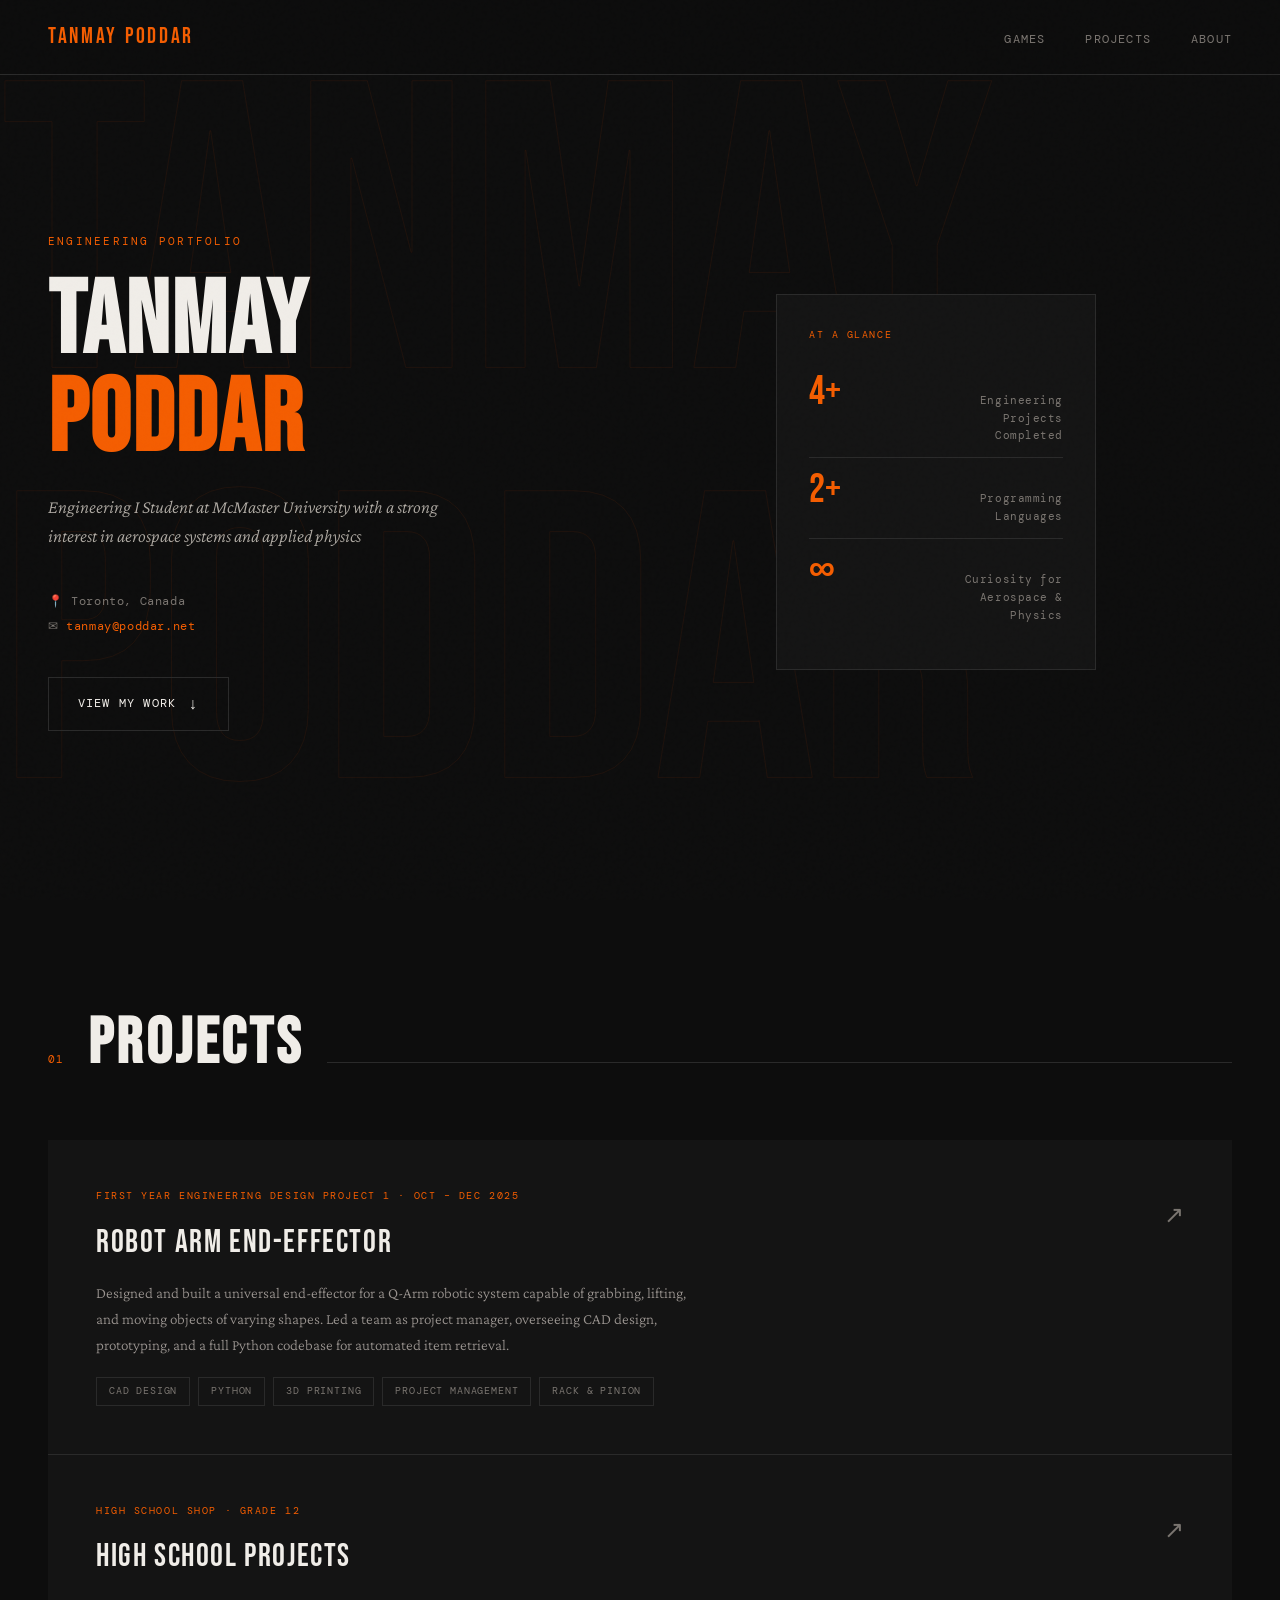
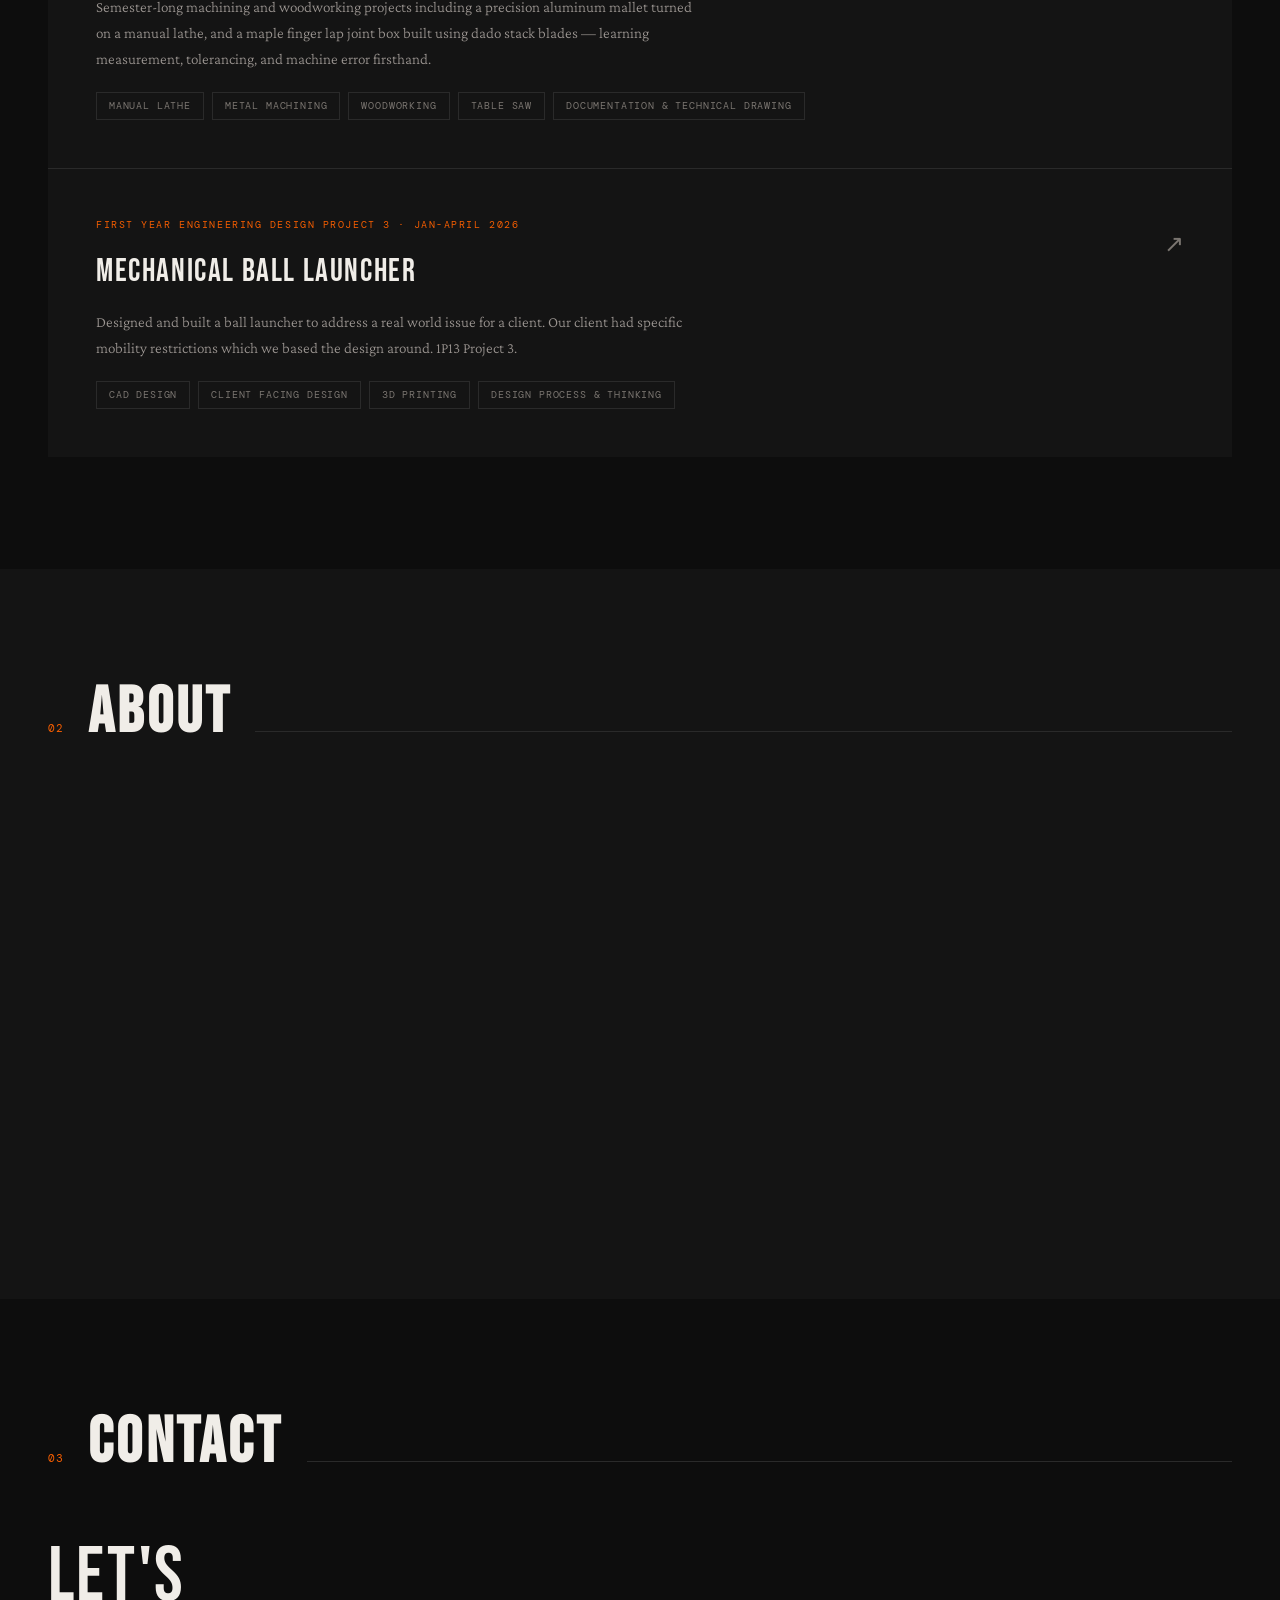
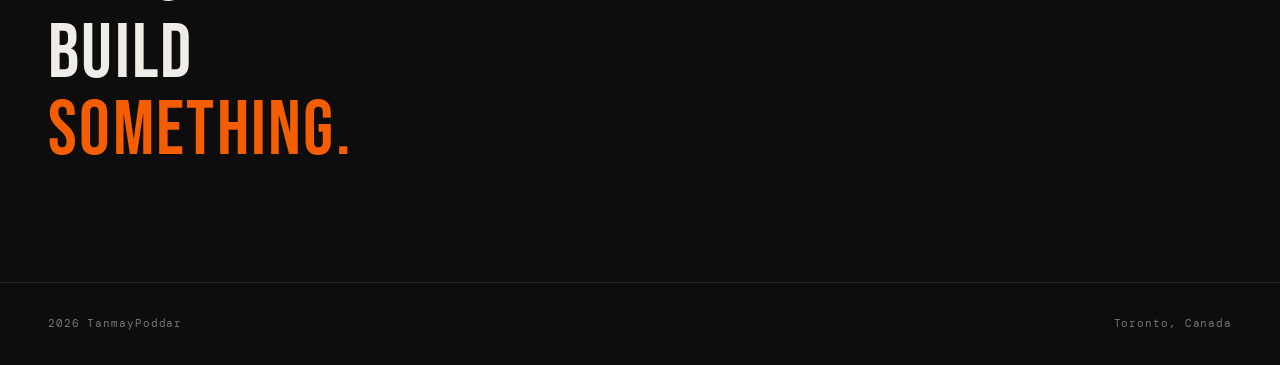
<file: index.html>
<!doctype html>
<html lang="en">
  <head>
    <meta charset="UTF-8" />
    <meta name="viewport" content="width=device-width, initial-scale=1.0" />
    <title>Tanmay Poddar — Portfolio</title>
    <link
      href="https://fonts.googleapis.com/css2?family=Bebas+Neue&family=Crimson+Pro:ital,wght@0,300;0,400;1,300&family=DM+Mono:wght@400;500&display=swap"
      rel="stylesheet"
    />
    <link rel="stylesheet" href="./index.css" />
  </head>
  <body>
    <nav>
      <a class="nav-logo" href="#">Tanmay Poddar</a>
      <ul class="nav-links">
        <li><a href="games.html">Games</a></li>
        <li><a href="#projects">Projects</a></li>
        <li><a href="about.html">About</a></li>
      </ul>
    </nav>

    <section class="hero">
      <div class="hero-content">
        <p class="hero-label">Engineering Portfolio</p>
        <h1 class="hero-title">Tanmay<br /><span>Poddar</span></h1>
        <p class="hero-desc">
          Engineering I Student at McMaster University with a strong interest in
          aerospace systems and applied physics
        </p>
        <div class="hero-meta">
          <span>📍 Toronto, Canada</span>
          <span
            >✉ <a href="mailto:tanmay@poddar.net">tanmay@poddar.net</a></span
          >
        </div>
        <a href="#projects" class="hero-cta">View My Work</a>
      </div>
      <div class="hero-right">
        <div class="hero-card">
          <div class="hero-card-label">At a Glance</div>
          <div class="stat-row">
            <div class="stat-num">4+</div>
            <div class="stat-label">Engineering Projects Completed</div>
          </div>
          <div class="stat-row">
            <div class="stat-num">2+</div>
            <div class="stat-label">Programming Languages</div>
          </div>
          <div class="stat-row">
            <div class="stat-num">∞</div>
            <div class="stat-label">Curiosity for Aerospace & Physics</div>
          </div>
        </div>
      </div>
    </section>

    <section id="projects">
      <div class="section-header reveal">
        <span class="section-num">01</span>
        <h2 class="section-title">Projects</h2>
        <div class="section-line"></div>
      </div>
      <div class="project-grid">
        <a href="robot-arm.html" class="project-card reveal">
          <div>
            <div class="project-tag">
              First Year Engineering Design Project 1 · Oct – Dec 2025
            </div>
            <div class="project-title">Robot Arm End-Effector</div>
            <p class="project-desc">
              Designed and built a universal end-effector for a Q-Arm robotic
              system capable of grabbing, lifting, and moving objects of varying
              shapes. Led a team as project manager, overseeing CAD design,
              prototyping, and a full Python codebase for automated item
              retrieval.
            </p>
            <div class="project-skills">
              <span class="skill-chip">CAD Design</span>
              <span class="skill-chip">Python</span>
              <span class="skill-chip">3D Printing</span>
              <span class="skill-chip">Project Management</span>
              <span class="skill-chip">Rack & Pinion</span>
            </div>
          </div>
          <div class="project-arrow">↗</div>
        </a>
        <a href="highschool.html" class="project-card reveal">
          <div>
            <div class="project-tag">High School Shop · Grade 12</div>
            <div class="project-title">High School Projects</div>
            <p class="project-desc">
              Semester-long machining and woodworking projects including a
              precision aluminum mallet turned on a manual lathe, and a maple
              finger lap joint box built using dado stack blades — learning
              measurement, tolerancing, and machine error firsthand.
            </p>
            <div class="project-skills">
              <span class="skill-chip">Manual Lathe</span>
              <span class="skill-chip">Metal Machining</span>
              <span class="skill-chip">Woodworking</span>
              <span class="skill-chip">Table Saw</span>
              <span class="skill-chip">Documentation & Technical Drawing</span>
            </div>
          </div>
          <div class="project-arrow">↗</div>
        </a>
        <a href="wiffle-wafter.html" class="project-card reveal">
          <div>
            <div class="project-tag">
              First Year Engineering Design Project 3 · Jan-April 2026
            </div>
            <div class="project-title">Mechanical Ball Launcher</div>
            <p class="project-desc">
              Designed and built a ball launcher to address a real world issue
              for a client. Our client had specific mobility restrictions which
              we based the design around. 1P13 Project 3.
            </p>
            <div class="project-skills">
              <span class="skill-chip">CAD Design</span>
              <span class="skill-chip">Client Facing Design</span>
              <span class="skill-chip">3D Printing</span>
              <span class="skill-chip">Design Process & Thinking</span>
            </div>
          </div>
          <div class="project-arrow">↗</div>
        </a>
      </div>
    </section>

    <section id="about">
      <div class="section-header reveal">
        <span class="section-num">02</span>
        <h2 class="section-title">About</h2>
        <div class="section-line"></div>
      </div>
      <div class="about-grid">
        <div class="about-text reveal">
          <p>
            I'm an aspiring engineer based in the
            <strong>Greater Toronto Area</strong>, passionate about aerospace
            systems and applied physics. My goal is to contribute meaningfully
            to the future of airline transportation.
          </p>
          <p>
            My engineering work spans physical fabrication — machining metal on
            a lathe, building wooden joints — to software and robotics, where
            I've led teams building automated systems with Python and
            CAD-designed hardware.
          </p>
          <p>
            I believe the
            <strong>simplest solution is often the best solution</strong>, a
            principle reinforced through every prototype iteration and project
            setback I've learned from.
          </p>
          <a href="about.html" class="about-cta">Full About Page ↗</a>
        </div>
        <div class="about-details reveal">
          <div class="detail-row">
            <span class="detail-key">Location</span>
            <span class="detail-val">Greater Toronto Area</span>
          </div>
          <div class="detail-row">
            <span class="detail-key">Email</span>
            <span class="detail-val"
              ><a href="mailto:tanmay@poddar.net">tanmay@poddar.net</a></span
            >
          </div>
          <div class="detail-row">
            <span class="detail-key">Field</span>
            <span class="detail-val">Engineering — Aerospace</span>
          </div>
          <div class="detail-row">
            <span class="detail-key">Skills</span>
            <span class="detail-val">CAD, Python, Machining</span>
          </div>
          <div class="detail-row">
            <span class="detail-key">Interest</span>
            <span class="detail-val"
              >Aerospace, Aviation & Applied Physics</span
            >
          </div>
        </div>
      </div>
    </section>

    <section id="contact">
      <div class="section-header reveal">
        <span class="section-num">03</span>
        <h2 class="section-title">Contact</h2>
        <div class="section-line"></div>
      </div>
      <div class="contact-inner">
        <div class="contact-big reveal">
          Let's<br />Build<br /><span>Something.</span>
        </div>
        <div class="contact-links reveal">
          <a href="mailto:tanmay@poddar.net" class="contact-link">
            <span>tanmay@poddar.net</span><span>↗</span>
          </a>
          <a
            href="https://github.com/TP-96"
            class="contact-link"
            target="_blank"
          >
            <span>GitHub</span><span>↗</span>
          </a>
          <a
            href="http://www.linkedin.com/in/tanmay-poddar1"
            class="contact-link"
            target="_blank"
          >
            <span>LinkedIn</span><span>↗</span>
          </a>
        </div>
      </div>
    </section>

    <footer>
      <span>2026 TanmayPoddar</span>
      <span>Toronto, Canada </span>
    </footer>

    <script>
      const observer = new IntersectionObserver(
        (entries) => {
          entries.forEach((e, i) => {
            if (e.isIntersecting) {
              setTimeout(() => e.target.classList.add("visible"), i * 100);
            }
          });
        },
        { threshold: 0.1 },
      );
      document
        .querySelectorAll(".reveal")
        .forEach((el) => observer.observe(el));
    </script>
  </body>
</html>
</file>
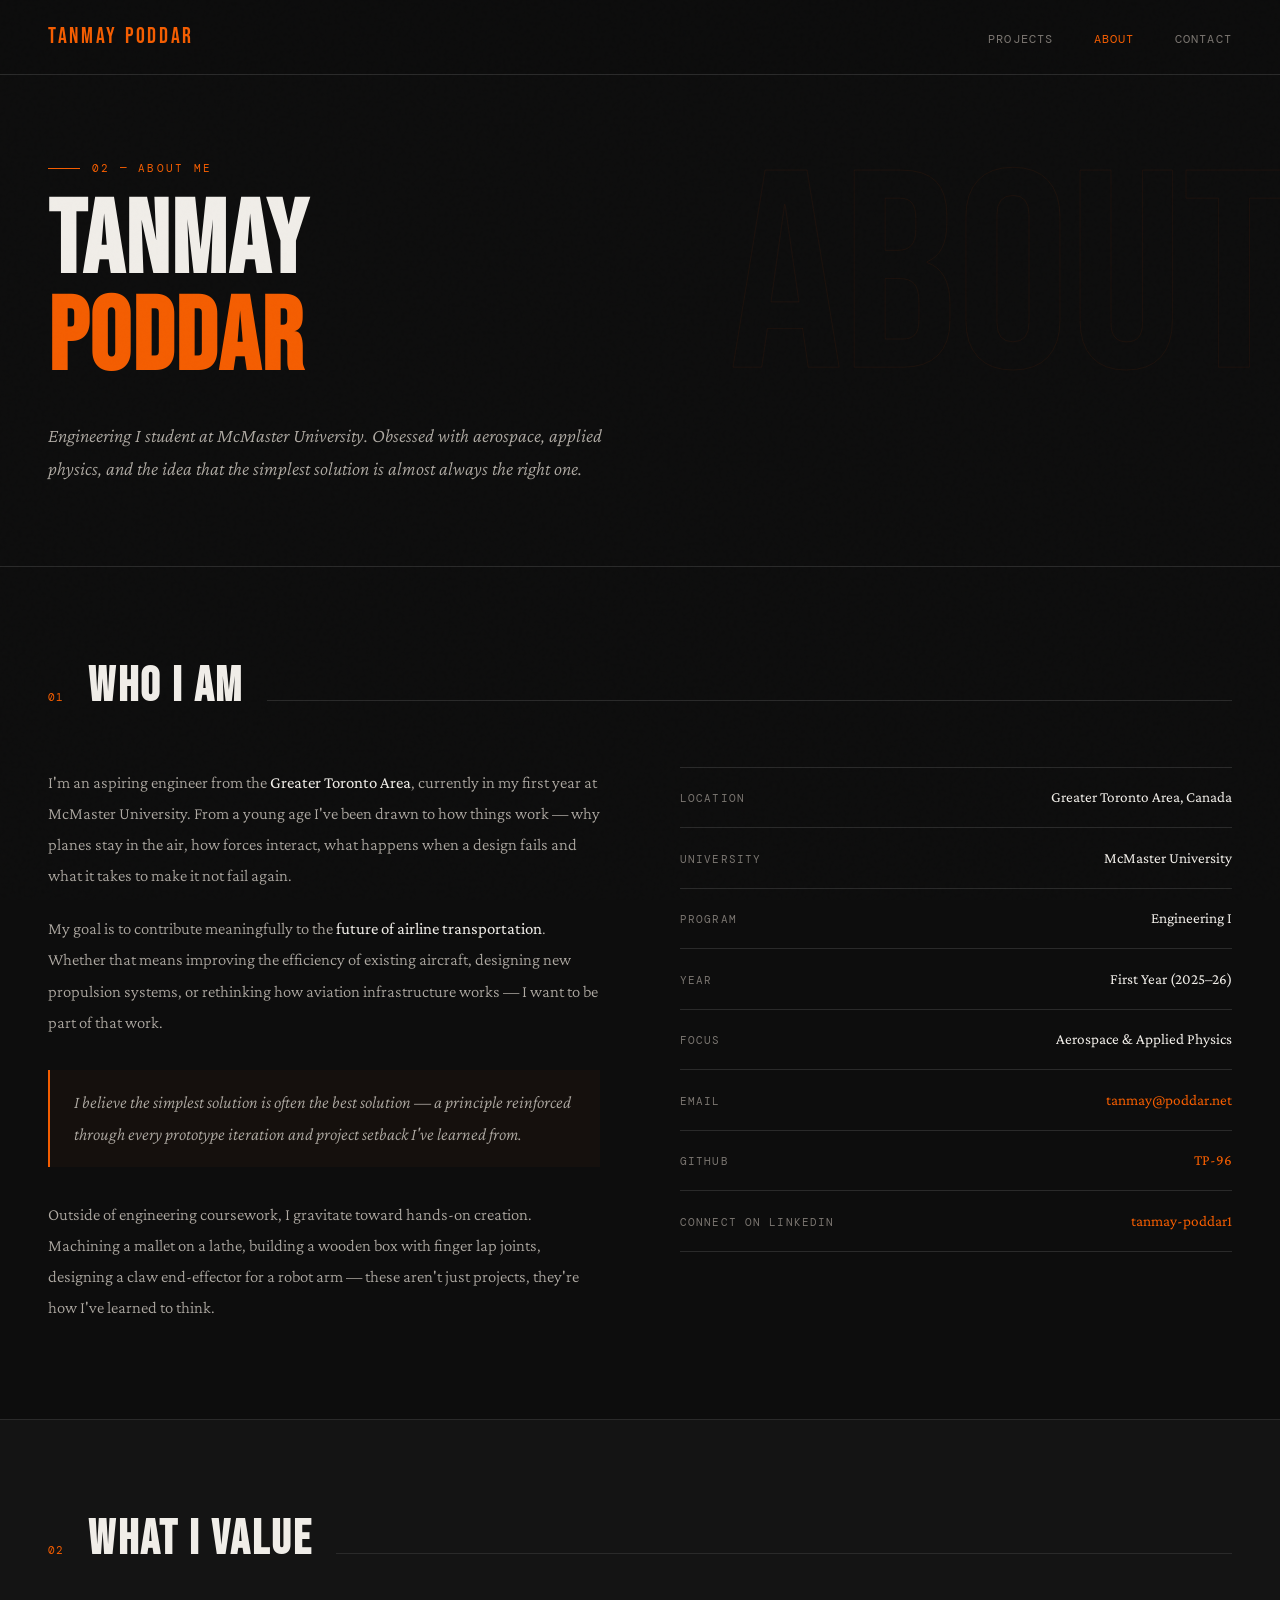
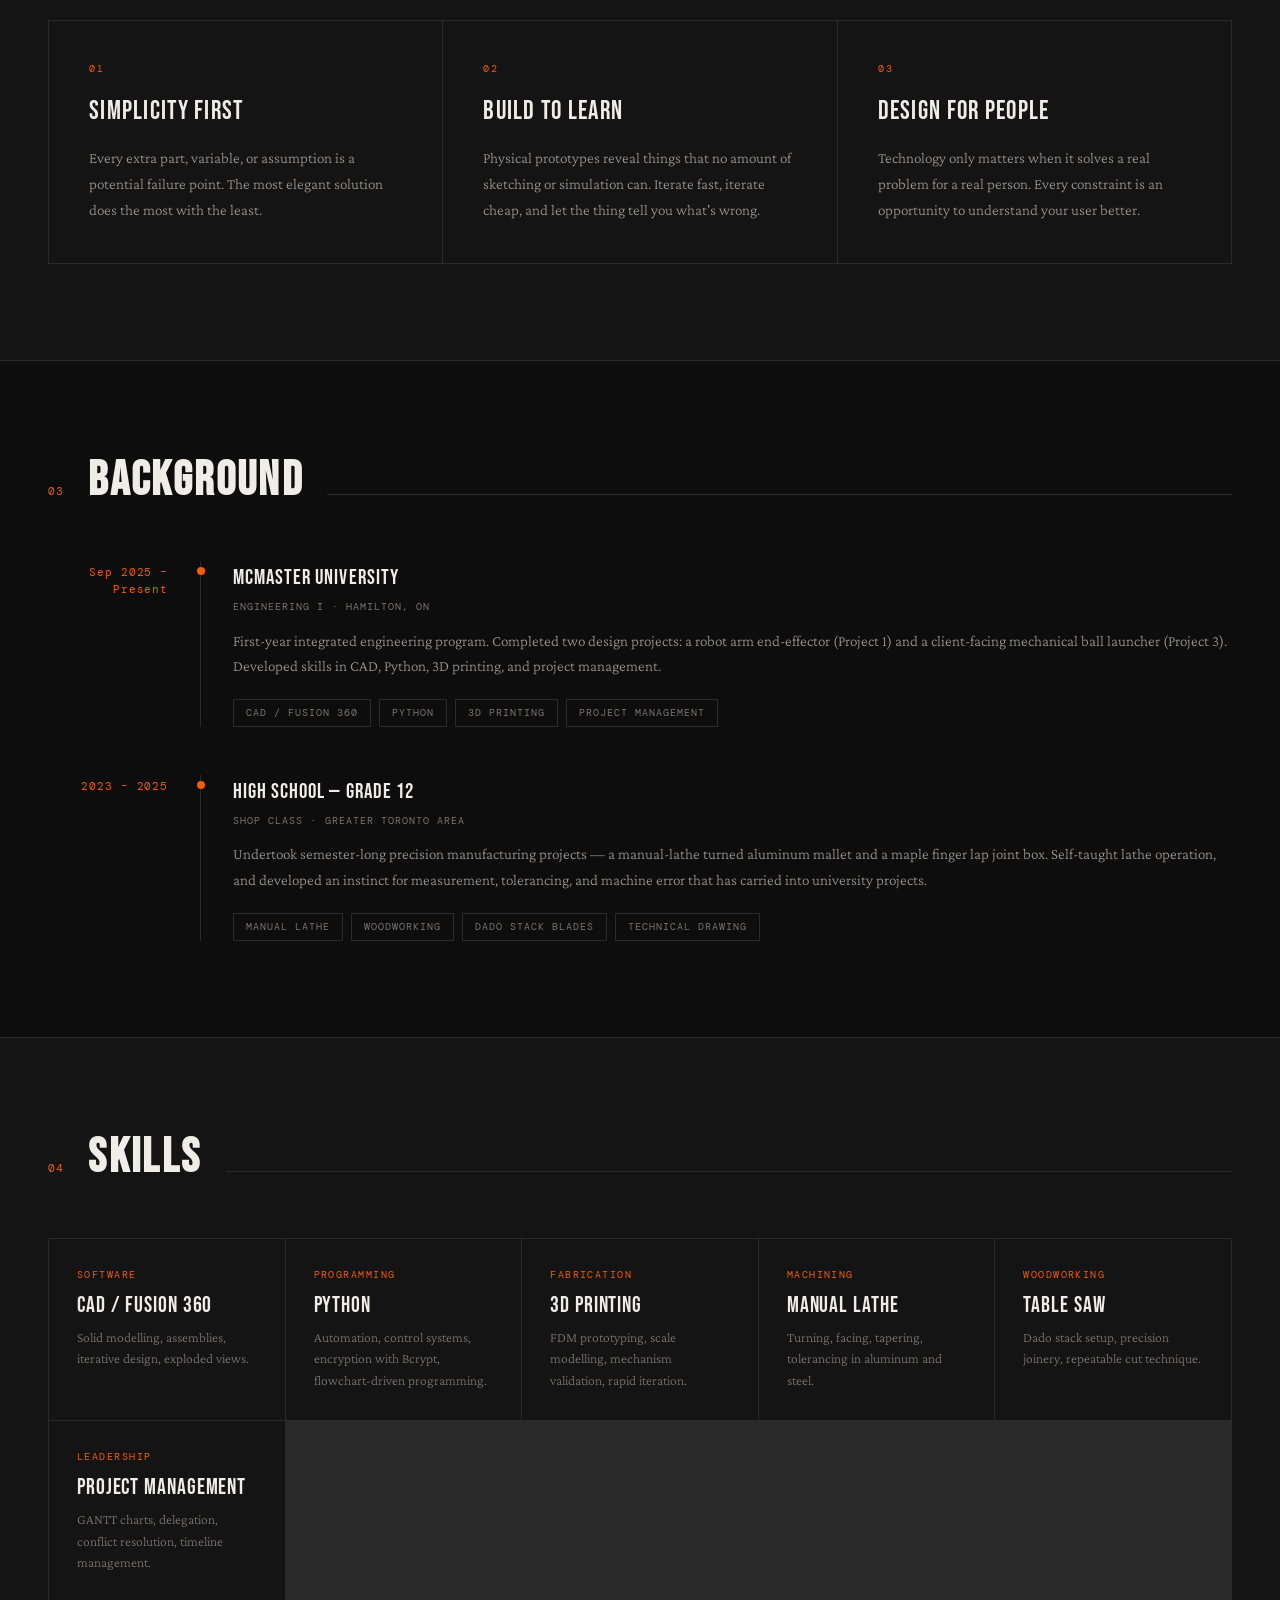
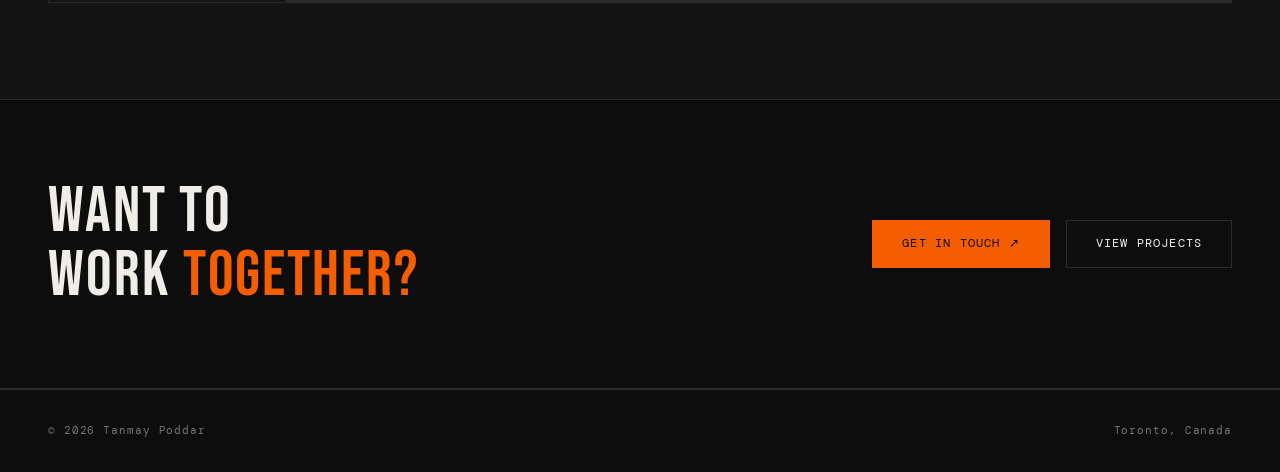
<file: about.html>
<!doctype html>
<html lang="en">
  <head>
    <meta charset="UTF-8" />
    <meta name="viewport" content="width=device-width, initial-scale=1.0" />
    <title>About — Tanmay Poddar</title>
    <link
      href="https://fonts.googleapis.com/css2?family=Bebas+Neue&family=Crimson+Pro:ital,wght@0,300;0,400;1,300&family=DM+Mono:wght@400;500&display=swap"
      rel="stylesheet"
    />
    <link rel="stylesheet" href="./about.css" />
  </head>
  <body>
    <nav>
      <a class="nav-logo" href="index.html">Tanmay Poddar</a>
      <ul class="nav-links">
        <li><a href="index.html#projects">Projects</a></li>
        <li><a href="about.html" class="active">About</a></li>
        <li><a href="index.html#contact">Contact</a></li>
      </ul>
    </nav>

    <!-- HERO -->
    <div class="about-hero">
      <div class="hero-eyebrow">02 — About Me</div>
      <h1>Tanmay<br /><span>Poddar</span></h1>
      <p class="hero-intro">
        Engineering I student at McMaster University. Obsessed with aerospace,
        applied physics, and the idea that the simplest solution is almost
        always the right one.
      </p>
    </div>

    <!-- WHO I AM -->
    <div class="content-section">
      <div class="section-header reveal">
        <span class="section-num">01</span>
        <h2 class="section-title">Who I Am</h2>
        <div class="section-line"></div>
      </div>
      <div class="two-col reveal">
        <div class="prose">
          <p>
            I'm an aspiring engineer from the
            <strong>Greater Toronto Area</strong>, currently in my first year at
            McMaster University. From a young age I've been drawn to how things
            work — why planes stay in the air, how forces interact, what happens
            when a design fails and what it takes to make it not fail again.
          </p>
          <p>
            My goal is to contribute meaningfully to the
            <strong>future of airline transportation</strong>. Whether that
            means improving the efficiency of existing aircraft, designing new
            propulsion systems, or rethinking how aviation infrastructure works
            — I want to be part of that work.
          </p>
          <blockquote>
            <p>
              I believe the simplest solution is often the best solution — a
              principle reinforced through every prototype iteration and project
              setback I've learned from.
            </p>
          </blockquote>
          <p>
            Outside of engineering coursework, I gravitate toward hands-on
            creation. Machining a mallet on a lathe, building a wooden box with
            finger lap joints, designing a claw end-effector for a robot arm —
            these aren't just projects, they're how I've learned to think.
          </p>
        </div>
        <div>
          <div class="detail-table">
            <div class="detail-row">
              <span class="detail-key">Location</span>
              <span class="detail-val">Greater Toronto Area, Canada</span>
            </div>
            <div class="detail-row">
              <span class="detail-key">University</span>
              <span class="detail-val">McMaster University</span>
            </div>
            <div class="detail-row">
              <span class="detail-key">Program</span>
              <span class="detail-val">Engineering I</span>
            </div>
            <div class="detail-row">
              <span class="detail-key">Year</span>
              <span class="detail-val">First Year (2025–26)</span>
            </div>
            <div class="detail-row">
              <span class="detail-key">Focus</span>
              <span class="detail-val">Aerospace & Applied Physics</span>
            </div>
            <div class="detail-row">
              <span class="detail-key">Email</span>
              <span class="detail-val"
                ><a href="mailto:tanmay@poddar.net">tanmay@poddar.net</a></span
              >
            </div>
            <div class="detail-row">
              <span class="detail-key">GitHub</span>
              <span class="detail-val"
                ><a href="https://github.com/TP-96" target="_blank"
                  >TP-96</a
                ></span
              >
            </div>
            <div class="detail-row">
              <span class="detail-key"> Connect on LinkedIn</span>
              <span class="detail-val"
                ><a
                  href="http://www.linkedin.com/in/tanmay-poddar1"
                  target="_blank"
                  >tanmay-poddar1</a
                ></span
              >
            </div>
          </div>
        </div>
      </div>
    </div>

    <!-- WHAT I VALUE -->
    <div class="content-section alt">
      <div class="section-header reveal">
        <span class="section-num">02</span>
        <h2 class="section-title">What I Value</h2>
        <div class="section-line"></div>
      </div>
      <div class="three-col reveal">
        <div class="value-card">
          <div class="value-num">01</div>
          <div class="value-title">Simplicity First</div>
          <p class="value-desc">
            Every extra part, variable, or assumption is a potential failure
            point. The most elegant solution does the most with the least.
          </p>
        </div>
        <div class="value-card">
          <div class="value-num">02</div>
          <div class="value-title">Build to Learn</div>
          <p class="value-desc">
            Physical prototypes reveal things that no amount of sketching or
            simulation can. Iterate fast, iterate cheap, and let the thing tell
            you what's wrong.
          </p>
        </div>
        <div class="value-card">
          <div class="value-num">03</div>
          <div class="value-title">Design for People</div>
          <p class="value-desc">
            Technology only matters when it solves a real problem for a real
            person. Every constraint is an opportunity to understand your user
            better.
          </p>
        </div>
      </div>
    </div>

    <!-- BACKGROUND / TIMELINE -->
    <div class="content-section">
      <div class="section-header reveal">
        <span class="section-num">03</span>
        <h2 class="section-title">Background</h2>
        <div class="section-line"></div>
      </div>
      <div class="timeline reveal">
        <div class="timeline-item">
          <div class="tl-date">Sep 2025 –<br />Present</div>
          <div class="tl-line"></div>
          <div class="tl-content">
            <div class="tl-title">McMaster University</div>
            <div class="tl-sub">Engineering I · Hamilton, ON</div>
            <p class="tl-desc">
              First-year integrated engineering program. Completed two design
              projects: a robot arm end-effector (Project 1) and a client-facing
              mechanical ball launcher (Project 3). Developed skills in CAD,
              Python, 3D printing, and project management.
            </p>
            <div class="chip-row">
              <span class="chip">CAD / Fusion 360</span>
              <span class="chip">Python</span>
              <span class="chip">3D Printing</span>
              <span class="chip">Project Management</span>
            </div>
          </div>
        </div>
        <div class="timeline-item">
          <div class="tl-date">2023 – 2025</div>
          <div class="tl-line"></div>
          <div class="tl-content">
            <div class="tl-title">High School — Grade 12</div>
            <div class="tl-sub">Shop Class · Greater Toronto Area</div>
            <p class="tl-desc">
              Undertook semester-long precision manufacturing projects — a
              manual-lathe turned aluminum mallet and a maple finger lap joint
              box. Self-taught lathe operation, and developed an instinct for
              measurement, tolerancing, and machine error that has carried into
              university projects.
            </p>
            <div class="chip-row">
              <span class="chip">Manual Lathe</span>
              <span class="chip">Woodworking</span>
              <span class="chip">Dado Stack Blades</span>
              <span class="chip">Technical Drawing</span>
            </div>
          </div>
        </div>
      </div>
    </div>

    <!-- SKILLS -->
    <div class="content-section alt">
      <div class="section-header reveal">
        <span class="section-num">04</span>
        <h2 class="section-title">Skills</h2>
        <div class="section-line"></div>
      </div>
      <div class="skills-grid reveal">
        <div class="skill-item">
          <div class="skill-category">Software</div>
          <div class="skill-name">CAD / Fusion 360</div>
          <p class="skill-desc">
            Solid modelling, assemblies, iterative design, exploded views.
          </p>
        </div>
        <div class="skill-item">
          <div class="skill-category">Programming</div>
          <div class="skill-name">Python</div>
          <p class="skill-desc">
            Automation, control systems, encryption with Bcrypt,
            flowchart-driven programming.
          </p>
        </div>
        <div class="skill-item">
          <div class="skill-category">Fabrication</div>
          <div class="skill-name">3D Printing</div>
          <p class="skill-desc">
            FDM prototyping, scale modelling, mechanism validation, rapid
            iteration.
          </p>
        </div>
        <div class="skill-item">
          <div class="skill-category">Machining</div>
          <div class="skill-name">Manual Lathe</div>
          <p class="skill-desc">
            Turning, facing, tapering, tolerancing in aluminum and steel.
          </p>
        </div>
        <div class="skill-item">
          <div class="skill-category">Woodworking</div>
          <div class="skill-name">Table Saw</div>
          <p class="skill-desc">
            Dado stack setup, precision joinery, repeatable cut technique.
          </p>
        </div>
        <div class="skill-item">
          <div class="skill-category">Leadership</div>
          <div class="skill-name">Project Management</div>
          <p class="skill-desc">
            GANTT charts, delegation, conflict resolution, timeline management.
          </p>
        </div>
      </div>
    </div>

    <!-- CTA -->
    <div class="cta-strip reveal">
      <div class="cta-big">Want to<br />Work <span>Together?</span></div>
      <div class="cta-actions">
        <a href="mailto:tanmay@poddar.net" class="btn-primary"
          >Get in Touch ↗</a
        >
        <a href="index.html#projects" class="btn-ghost">View Projects</a>
      </div>
    </div>

    <footer>
      <span>© 2026 Tanmay Poddar</span>
      <span>Toronto, Canada</span>
    </footer>

    <script>
      const observer = new IntersectionObserver(
        (entries) => {
          entries.forEach((e, i) => {
            if (e.isIntersecting) {
              setTimeout(() => e.target.classList.add("visible"), i * 80);
            }
          });
        },
        { threshold: 0.08 },
      );
      document
        .querySelectorAll(".reveal")
        .forEach((el) => observer.observe(el));
    </script>
  </body>
</html>
</file>
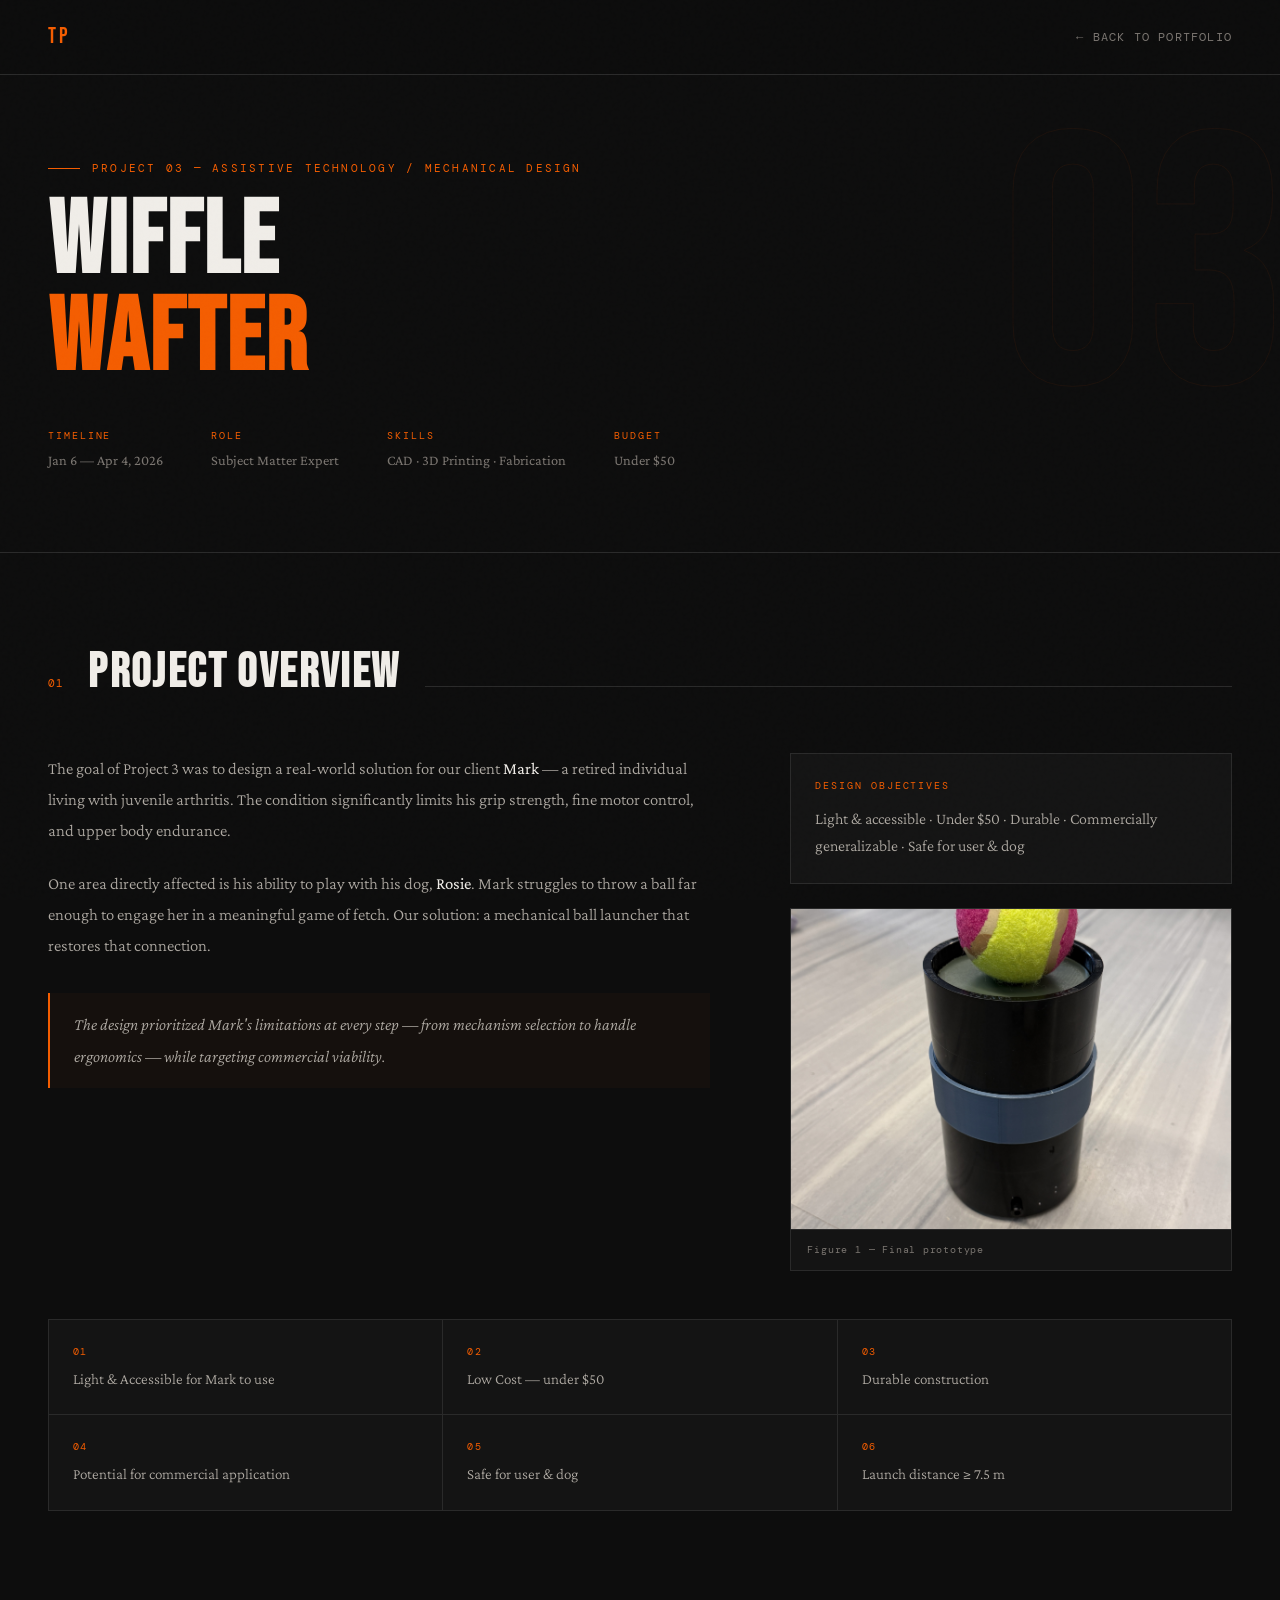
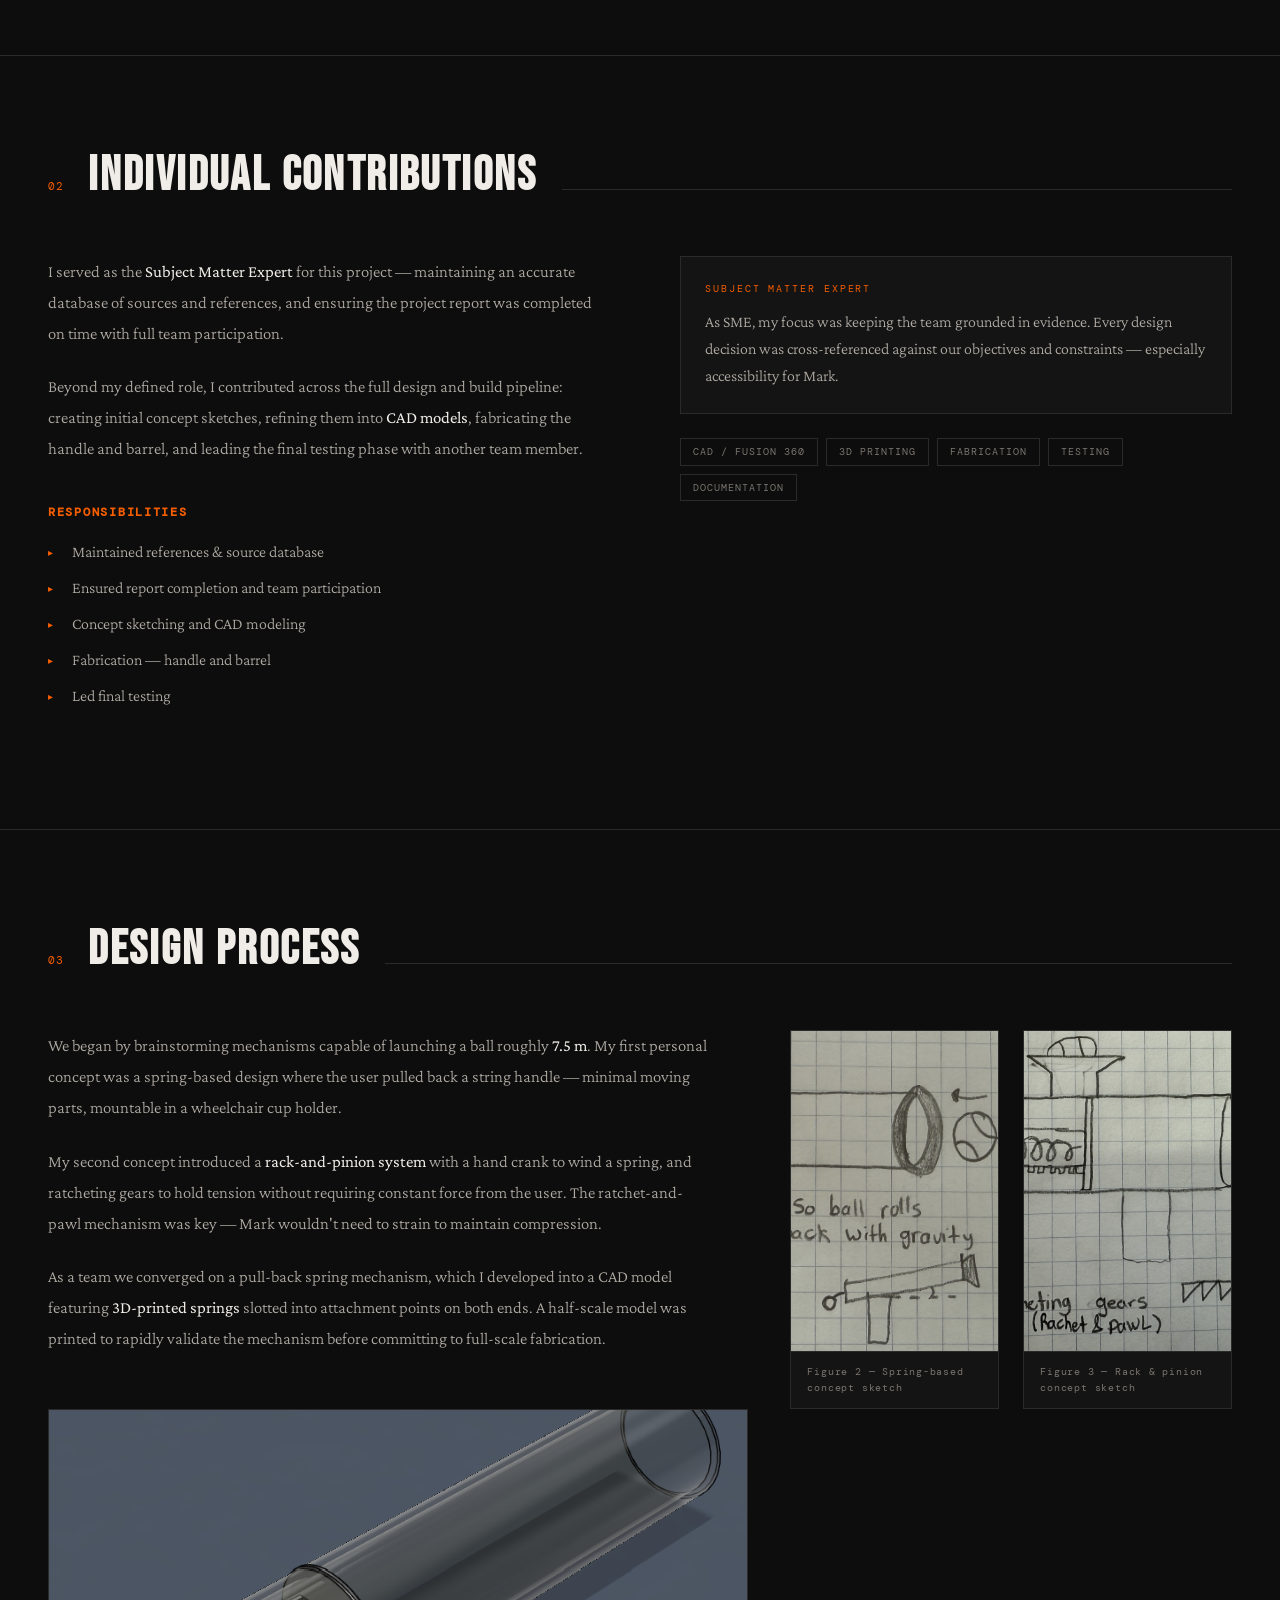
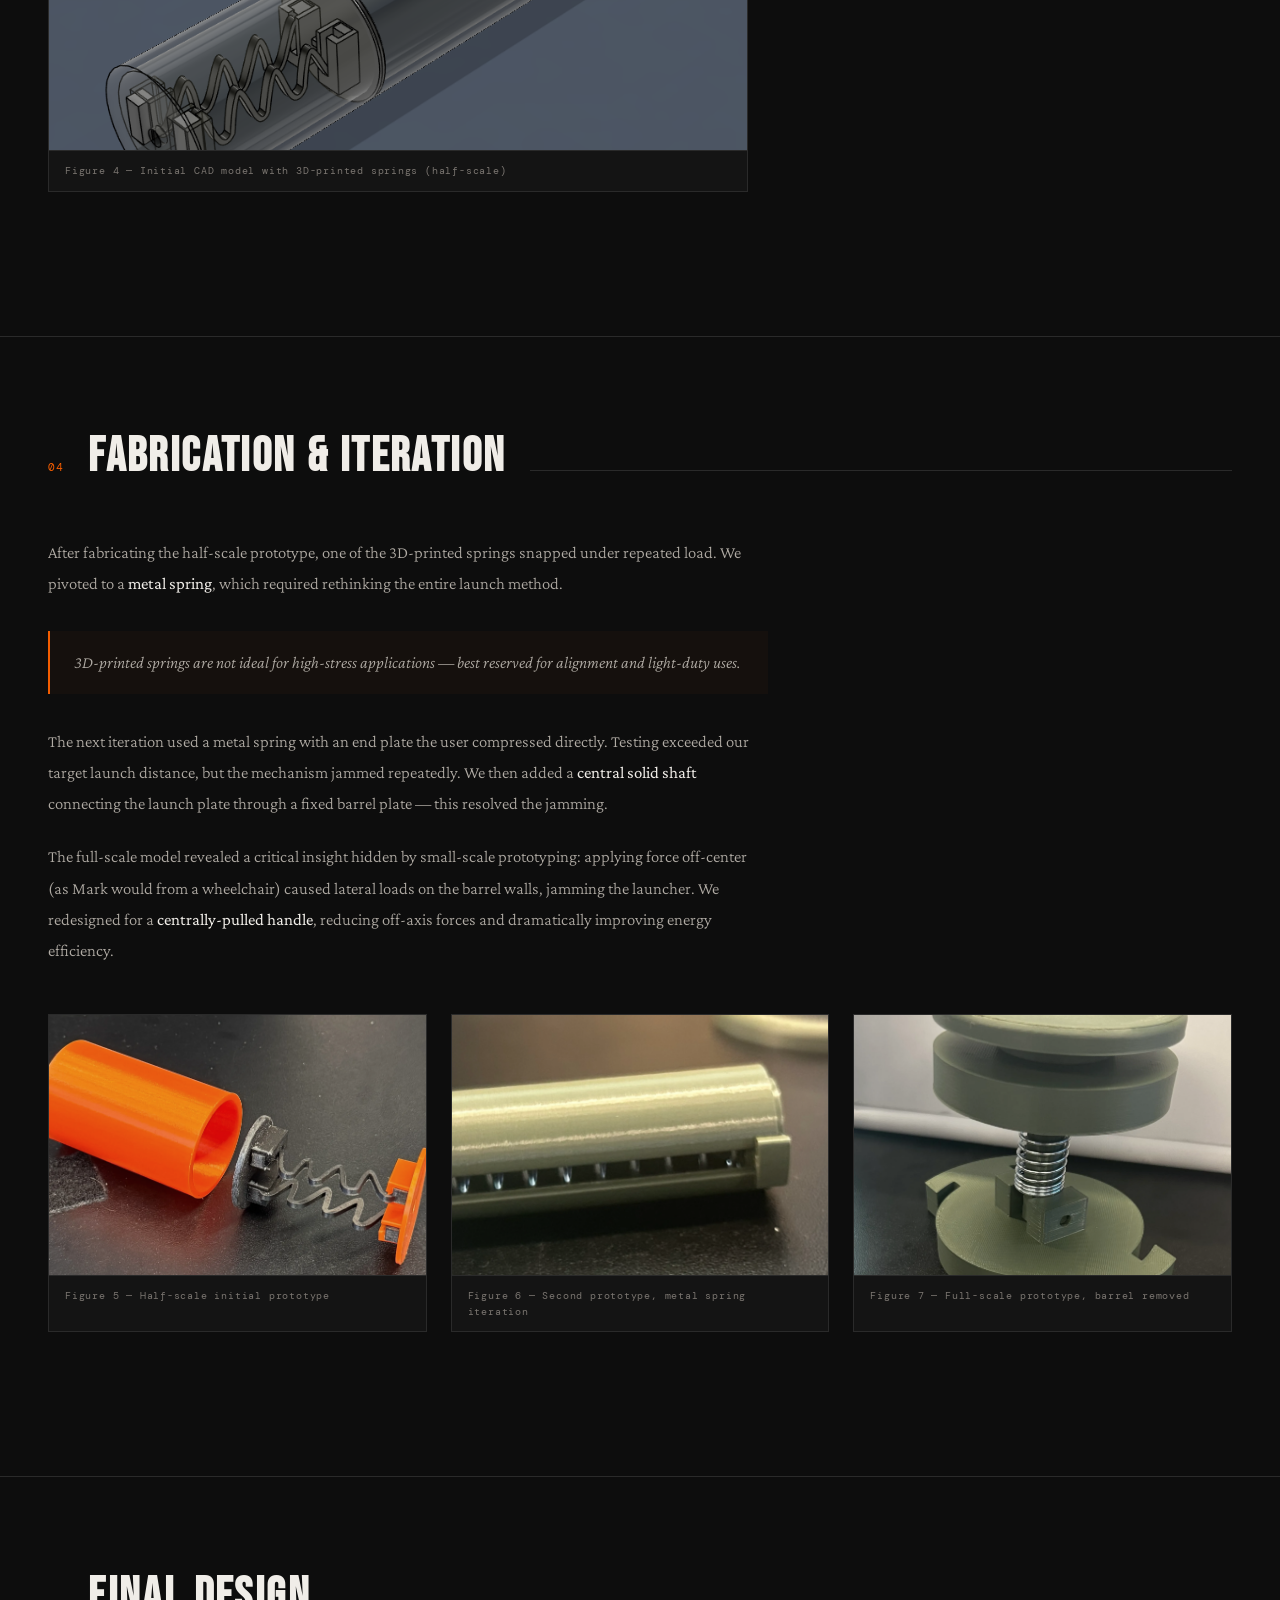
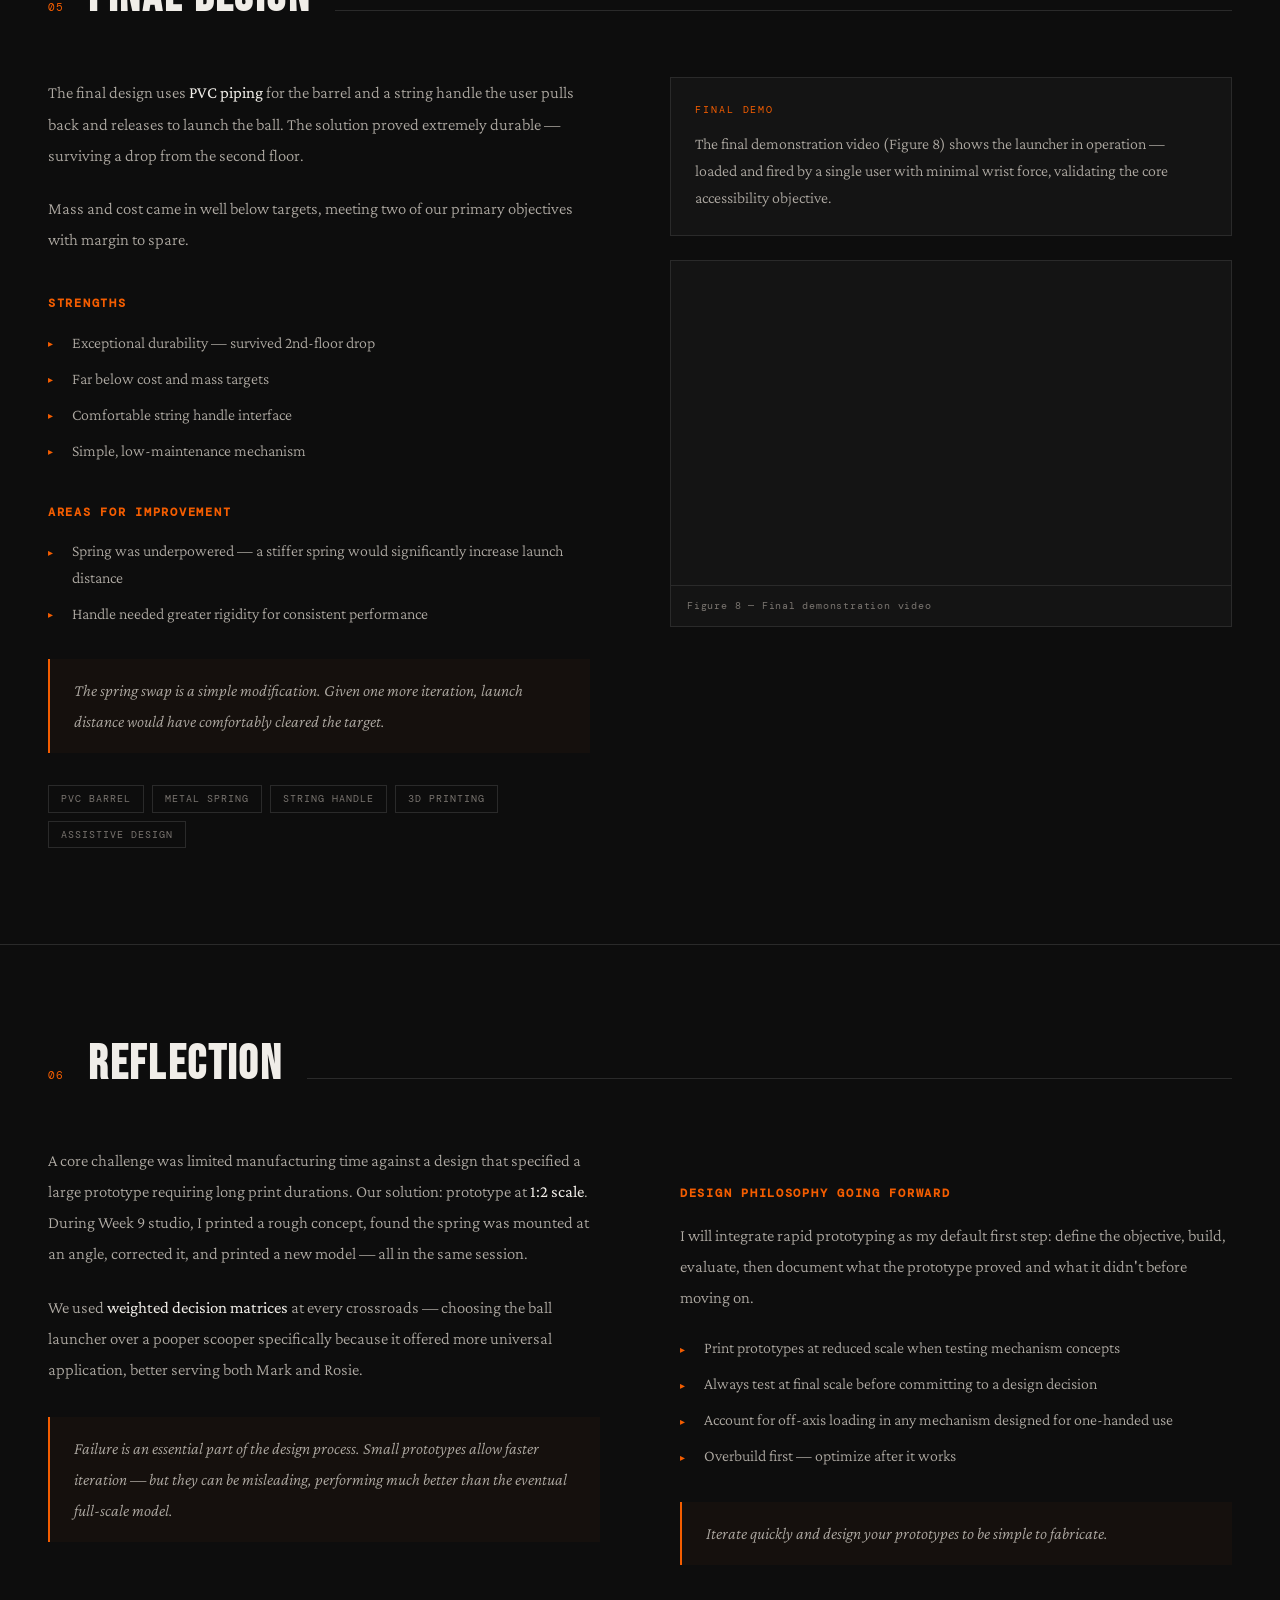
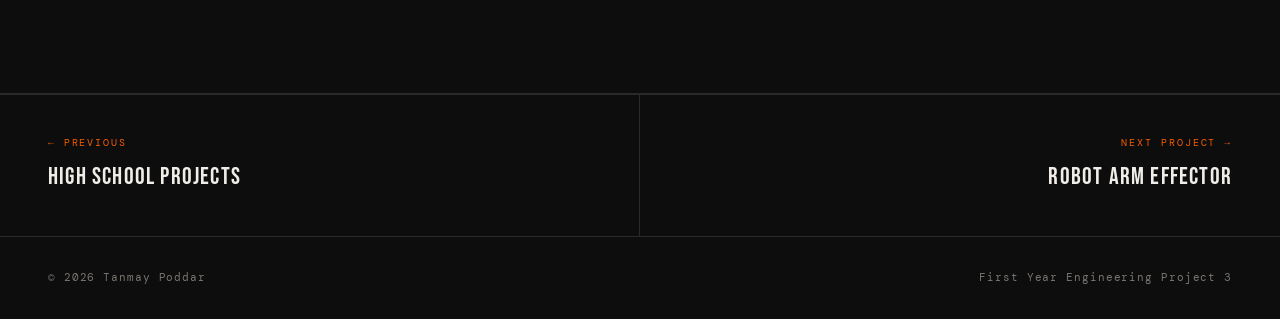
<file: wiffle-wafter.html>
<!doctype html>
<html lang="en">
  <head>
    <meta charset="UTF-8" />
    <meta name="viewport" content="width=device-width, initial-scale=1.0" />
    <title>Wiffle Wafter — Tanmay Poddar</title>
    <link
      href="https://fonts.googleapis.com/css2?family=Bebas+Neue&family=Crimson+Pro:ital,wght@0,300;0,400;1,300&family=DM+Mono:wght@400;500&display=swap"
      rel="stylesheet"
    />
    <link rel="stylesheet" href="./wiffle-wafter.css" />
  </head>
  <body>
    <nav>
      <a class="nav-logo" href="index.html">TP</a>
      <a class="nav-back" href="index.html">← Back to Portfolio</a>
    </nav>

    <!-- HERO -->
    <div class="project-hero">
      <div class="project-eyebrow">
        Project 03 — Assistive Technology / Mechanical Design
      </div>
      <h1>Wiffle<br /><span>Wafter</span></h1>
      <div class="project-meta">
        <div class="meta-item">
          <label>Timeline</label>
          <p>Jan 6 — Apr 4, 2026</p>
        </div>
        <div class="meta-item">
          <label>Role</label>
          <p>Subject Matter Expert</p>
        </div>
        <div class="meta-item">
          <label>Skills</label>
          <p>CAD · 3D Printing · Fabrication</p>
        </div>
        <div class="meta-item">
          <label>Budget</label>
          <p>Under $50</p>
        </div>
      </div>
    </div>

    <!-- OVERVIEW -->
    <div class="content-section">
      <div class="section-header reveal">
        <span class="section-num">01</span>
        <h2 class="section-title">Project Overview</h2>
        <div class="section-line"></div>
      </div>
      <div class="two-col-wide reveal">
        <div class="prose">
          <p>
            The goal of Project 3 was to design a real-world solution for our
            client <strong>Mark</strong> — a retired individual living with
            juvenile arthritis. The condition significantly limits his grip
            strength, fine motor control, and upper body endurance.
          </p>
          <p>
            One area directly affected is his ability to play with his dog,
            <strong>Rosie</strong>. Mark struggles to throw a ball far enough to
            engage her in a meaningful game of fetch. Our solution: a mechanical
            ball launcher that restores that connection.
          </p>
          <blockquote>
            <p>
              The design prioritized Mark's limitations at every step — from
              mechanism selection to handle ergonomics — while targeting
              commercial viability.
            </p>
          </blockquote>
        </div>
        <div>
          <div class="callout">
            <div class="callout-label">Design Objectives</div>
            <p>
              Light &amp; accessible · Under $50 · Durable · Commercially
              generalizable · Safe for user &amp; dog
            </p>
          </div>
          <div class="fig-grid single" style="margin-top: 1.5rem">
            <figure>
              <img
                src="IMG_38361.jpeg"
                alt="Final Wiffle Wafter prototype"
                class="tall"
              />
              <figcaption>Figure 1 — Final prototype</figcaption>
            </figure>
          </div>
        </div>
      </div>

      <div class="objectives-grid reveal">
        <div class="objective-item">
          <div class="objective-num">01</div>
          <div class="objective-text">
            Light &amp; Accessible for Mark to use
          </div>
        </div>
        <div class="objective-item">
          <div class="objective-num">02</div>
          <div class="objective-text">Low Cost — under $50</div>
        </div>
        <div class="objective-item">
          <div class="objective-num">03</div>
          <div class="objective-text">Durable construction</div>
        </div>
        <div class="objective-item">
          <div class="objective-num">04</div>
          <div class="objective-text">Potential for commercial application</div>
        </div>
        <div class="objective-item">
          <div class="objective-num">05</div>
          <div class="objective-text">Safe for user &amp; dog</div>
        </div>
        <div class="objective-item">
          <div class="objective-num">06</div>
          <div class="objective-text">Launch distance ≥ 7.5 m</div>
        </div>
      </div>
    </div>

    <!-- INDIVIDUAL CONTRIBUTIONS -->
    <div class="content-section">
      <div class="section-header reveal">
        <span class="section-num">02</span>
        <h2 class="section-title">Individual Contributions</h2>
        <div class="section-line"></div>
      </div>
      <div class="two-col reveal">
        <div class="prose">
          <p>
            I served as the <strong>Subject Matter Expert</strong> for this
            project — maintaining an accurate database of sources and
            references, and ensuring the project report was completed on time
            with full team participation.
          </p>
          <p>
            Beyond my defined role, I contributed across the full design and
            build pipeline: creating initial concept sketches, refining them
            into <strong>CAD models</strong>, fabricating the handle and barrel,
            and leading the final testing phase with another team member.
          </p>
          <h3>Responsibilities</h3>
          <ul>
            <li>Maintained references &amp; source database</li>
            <li>Ensured report completion and team participation</li>
            <li>Concept sketching and CAD modeling</li>
            <li>Fabrication — handle and barrel</li>
            <li>Led final testing</li>
          </ul>
        </div>
        <div>
          <div class="callout">
            <div class="callout-label">Subject Matter Expert</div>
            <p>
              As SME, my focus was keeping the team grounded in evidence. Every
              design decision was cross-referenced against our objectives and
              constraints — especially accessibility for Mark.
            </p>
          </div>
          <div class="chip-row" style="margin-top: 1.5rem">
            <span class="chip">CAD / Fusion 360</span>
            <span class="chip">3D Printing</span>
            <span class="chip">Fabrication</span>
            <span class="chip">Testing</span>
            <span class="chip">Documentation</span>
          </div>
        </div>
      </div>
    </div>

    <!-- DESIGN PROCESS -->
    <div class="content-section">
      <div class="section-header reveal">
        <span class="section-num">03</span>
        <h2 class="section-title">Design Process</h2>
        <div class="section-line"></div>
      </div>

      <div class="two-col-wide reveal">
        <div class="prose">
          <p>
            We began by brainstorming mechanisms capable of launching a ball
            roughly <strong>7.5 m</strong>. My first personal concept was a
            spring-based design where the user pulled back a string handle —
            minimal moving parts, mountable in a wheelchair cup holder.
          </p>
          <p>
            My second concept introduced a
            <strong>rack-and-pinion system</strong> with a hand crank to wind a
            spring, and ratcheting gears to hold tension without requiring
            constant force from the user. The ratchet-and-pawl mechanism was key
            — Mark wouldn't need to strain to maintain compression.
          </p>
          <p>
            As a team we converged on a pull-back spring mechanism, which I
            developed into a CAD model featuring
            <strong>3D-printed springs</strong> slotted into attachment points
            on both ends. A half-scale model was printed to rapidly validate the
            mechanism before committing to full-scale fabrication.
          </p>
        </div>
        <div>
          <div class="fig-grid" style="margin: 0">
            <figure>
              <img
                src="IMG_2745.jpg"
                alt="Spring-based initial concept sketch"
                class="tall"
              />
              <figcaption>Figure 2 — Spring-based concept sketch</figcaption>
            </figure>
            <figure>
              <img
                src="d624aab0-0853-4b74-a1df-1759cdc5bf74.png"
                alt="Rack and pinion gear-based concept sketch"
                class="tall"
              />
              <figcaption>
                Figure 3 — Rack &amp; pinion concept sketch
              </figcaption>
            </figure>
          </div>
        </div>
      </div>

      <div
        class="fig-grid single reveal"
        style="max-width: 700px; margin-top: 0"
      >
        <figure>
          <img
            src="Screenshot_2026-04-05_143602.png"
            alt="Initial CAD model with 3D printed springs"
            style="height: 340px; object-fit: cover"
          />
          <figcaption>
            Figure 4 — Initial CAD model with 3D-printed springs (half-scale)
          </figcaption>
        </figure>
      </div>
    </div>

    <!-- FABRICATION -->
    <div class="content-section">
      <div class="section-header reveal">
        <span class="section-num">04</span>
        <h2 class="section-title">Fabrication & Iteration</h2>
        <div class="section-line"></div>
      </div>

      <div class="prose reveal" style="max-width: 720px; margin-bottom: 3rem">
        <p>
          After fabricating the half-scale prototype, one of the 3D-printed
          springs snapped under repeated load. We pivoted to a
          <strong>metal spring</strong>, which required rethinking the entire
          launch method.
        </p>
        <blockquote>
          <p>
            3D-printed springs are not ideal for high-stress applications — best
            reserved for alignment and light-duty uses.
          </p>
        </blockquote>
        <p>
          The next iteration used a metal spring with an end plate the user
          compressed directly. Testing exceeded our target launch distance, but
          the mechanism jammed repeatedly. We then added a
          <strong>central solid shaft</strong> connecting the launch plate
          through a fixed barrel plate — this resolved the jamming.
        </p>
        <p>
          The full-scale model revealed a critical insight hidden by small-scale
          prototyping: applying force off-center (as Mark would from a
          wheelchair) caused lateral loads on the barrel walls, jamming the
          launcher. We redesigned for a
          <strong>centrally-pulled handle</strong>, reducing off-axis forces and
          dramatically improving energy efficiency.
        </p>
      </div>

      <div class="fig-grid three reveal">
        <figure>
          <img
            src="a8ec7063-b4ef-409a-9fd8-deff71c221cf.png"
            alt="Initial half-scale physical prototype"
          />
          <figcaption>Figure 5 — Half-scale initial prototype</figcaption>
        </figure>
        <figure>
          <img
            src="4f2ea5c9-2684-4858-8241-25044d36ef90.png"
            alt="Second prototype with metal spring"
          />
          <figcaption>
            Figure 6 — Second prototype, metal spring iteration
          </figcaption>
        </figure>
        <figure>
          <img
            src="35ecb9de-16e3-4f2e-9c7e-b482c32fcb31.png"
            alt="Full-scale prototype without barrel"
          />
          <figcaption>
            Figure 7 — Full-scale prototype, barrel removed
          </figcaption>
        </figure>
      </div>
    </div>

    <!-- FINAL DESIGN -->
    <div class="content-section">
      <div class="section-header reveal">
        <span class="section-num">05</span>
        <h2 class="section-title">Final Design</h2>
        <div class="section-line"></div>
      </div>

      <div class="two-col reveal">
        <div class="prose">
          <p>
            The final design uses <strong>PVC piping</strong> for the barrel and
            a string handle the user pulls back and releases to launch the ball.
            The solution proved extremely durable — surviving a drop from the
            second floor.
          </p>
          <p>
            Mass and cost came in well below targets, meeting two of our primary
            objectives with margin to spare.
          </p>

          <h3>Strengths</h3>
          <ul>
            <li>Exceptional durability — survived 2nd-floor drop</li>
            <li>Far below cost and mass targets</li>
            <li>Comfortable string handle interface</li>
            <li>Simple, low-maintenance mechanism</li>
          </ul>

          <h3>Areas for Improvement</h3>
          <ul>
            <li>
              Spring was underpowered — a stiffer spring would significantly
              increase launch distance
            </li>
            <li>Handle needed greater rigidity for consistent performance</li>
          </ul>

          <blockquote>
            <p>
              The spring swap is a simple modification. Given one more
              iteration, launch distance would have comfortably cleared the
              target.
            </p>
          </blockquote>

          <div class="chip-row">
            <span class="chip">PVC Barrel</span>
            <span class="chip">Metal Spring</span>
            <span class="chip">String Handle</span>
            <span class="chip">3D Printing</span>
            <span class="chip">Assistive Design</span>
          </div>
        </div>
        <div>
          <div class="callout">
            <div class="callout-label">Final Demo</div>
            <p>
              The final demonstration video (Figure 8) shows the launcher in
              operation — loaded and fired by a single user with minimal wrist
              force, validating the core accessibility objective.
            </p>
          </div>
          <div
            style="
              margin-top: 1.5rem;
              background: var(--surface);
              border: 1px solid var(--border);
              overflow: hidden;
            "
          >
            <iframe
              width="560"
              height="315"
              src="https://www.youtube.com/embed/LMGz-I27VX4"
              title="YouTube video player"
              frameborder="0"
              allow="
                accelerometer;
                autoplay;
                clipboard-write;
                encrypted-media;
                gyroscope;
                picture-in-picture;
                web-share;
              "
              referrerpolicy="strict-origin-when-cross-origin"
              allowfullscreen
            >
            </iframe>
            <div
              style="
                padding: 0.75rem 1rem;
                font-family: &quot;DM Mono&quot;, monospace;
                font-size: 0.62rem;
                color: var(--muted);
                letter-spacing: 0.08em;
                border-top: 1px solid var(--border);
              "
            >
              Figure 8 — Final demonstration video
            </div>
          </div>
        </div>
      </div>
    </div>

    <!-- REFLECTION -->
    <div class="content-section">
      <div class="section-header reveal">
        <span class="section-num">06</span>
        <h2 class="section-title">Reflection</h2>
        <div class="section-line"></div>
      </div>
      <div class="two-col reveal">
        <div class="prose">
          <p>
            A core challenge was limited manufacturing time against a design
            that specified a large prototype requiring long print durations. Our
            solution: prototype at <strong>1:2 scale</strong>. During Week 9
            studio, I printed a rough concept, found the spring was mounted at
            an angle, corrected it, and printed a new model — all in the same
            session.
          </p>
          <p>
            We used <strong>weighted decision matrices</strong> at every
            crossroads — choosing the ball launcher over a pooper scooper
            specifically because it offered more universal application, better
            serving both Mark and Rosie.
          </p>
          <blockquote>
            <p>
              Failure is an essential part of the design process. Small
              prototypes allow faster iteration — but they can be misleading,
              performing much better than the eventual full-scale model.
            </p>
          </blockquote>
        </div>
        <div class="prose">
          <h3>Design Philosophy Going Forward</h3>
          <p>
            I will integrate rapid prototyping as my default first step: define
            the objective, build, evaluate, then document what the prototype
            proved and what it didn't before moving on.
          </p>
          <ul>
            <li>
              Print prototypes at reduced scale when testing mechanism concepts
            </li>
            <li>
              Always test at final scale before committing to a design decision
            </li>
            <li>
              Account for off-axis loading in any mechanism designed for
              one-handed use
            </li>
            <li>Overbuild first — optimize after it works</li>
          </ul>
          <blockquote>
            <p>
              Iterate quickly and design your prototypes to be simple to
              fabricate.
            </p>
          </blockquote>
        </div>
      </div>
    </div>

    <!-- PROJECT NAV -->
    <div class="project-nav">
      <a href="highschool.html">
        <span class="pnav-label">← Previous</span>
        <span class="pnav-title">High School Projects</span>
      </a>
      <a href="robot-arm.html">
        <span class="pnav-label">Next Project →</span>
        <span class="pnav-title">Robot Arm Effector</span>
      </a>
    </div>

    <footer
      style="
        border-top: 1px solid var(--border);
        padding: 2rem 3rem;
        display: flex;
        justify-content: space-between;
        align-items: center;
      "
    >
      <span
        style="
          font-family: &quot;DM Mono&quot;, monospace;
          font-size: 0.7rem;
          color: var(--muted);
          letter-spacing: 0.08em;
        "
        >© 2026 Tanmay Poddar</span
      >
      <span
        style="
          font-family: &quot;DM Mono&quot;, monospace;
          font-size: 0.7rem;
          color: var(--muted);
          letter-spacing: 0.08em;
        "
        >First Year Engineering Project 3</span
      >
    </footer>

    <script>
      const reveals = document.querySelectorAll(".reveal");
      const observer = new IntersectionObserver(
        (entries) => {
          entries.forEach((e) => {
            if (e.isIntersecting) {
              e.target.classList.add("visible");
              observer.unobserve(e.target);
            }
          });
        },
        { threshold: 0.1 },
      );
      reveals.forEach((el) => observer.observe(el));
    </script>
  </body>
</html>
</file>
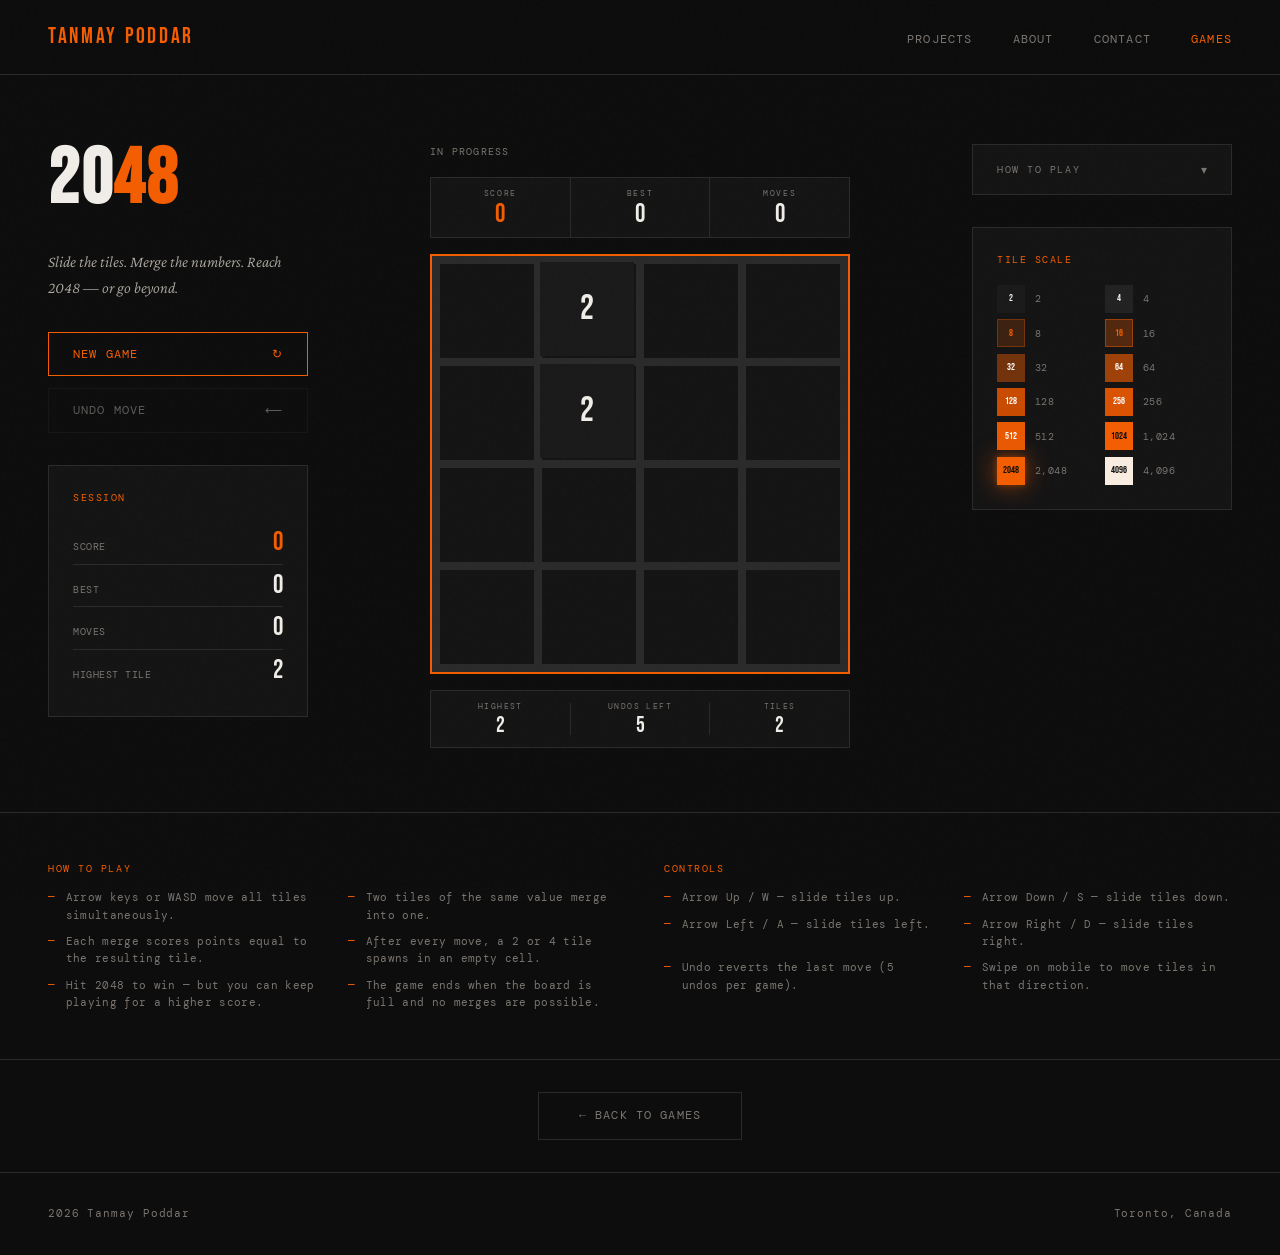
<file: pages/2048.html>
<!doctype html>
<html lang="en">
  <head>
    <meta charset="UTF-8" />
    <meta name="viewport" content="width=device-width, initial-scale=1.0" />
    <title>2048 — Tanmay Poddar</title>
    <link
      href="https://fonts.googleapis.com/css2?family=Bebas+Neue&family=Crimson+Pro:ital,wght@0,300;0,400;1,300&family=DM+Mono:wght@400;500&display=swap"
      rel="stylesheet"
    />
    <link rel="stylesheet" href="../styles/2048.css" />
  </head>
  <body>
    <nav>
      <a class="nav-logo" href="index.html">Tanmay Poddar</a>
      <ul class="nav-links">
        <li><a href="index.html#projects">Projects</a></li>
        <li><a href="about.html">About</a></li>
        <li><a href="index.html#contact">Contact</a></li>
        <li><a href="games.html" class="active">Games</a></li>
      </ul>
    </nav>

    <main>
      <!-- ── LEFT PANEL ── -->
      <div class="left-panel">
        <h1 class="page-title">20<span>48</span></h1>
        <p class="page-desc">
          Slide the tiles. Merge the numbers. Reach 2048 — or go beyond.
        </p>

        <div class="action-group">
          <button class="action-btn primary" id="new-game-btn">
            New Game <span>↻</span>
          </button>
          <button class="action-btn" id="undo-btn">
            Undo Move <span>⟵</span>
          </button>
        </div>

        <div class="stats-card">
          <div class="stats-card-label">Session</div>
          <div class="stat-item">
            <span class="stat-item-key">Score</span>
            <span class="stat-item-val accent" id="left-score">0</span>
          </div>
          <div class="stat-item">
            <span class="stat-item-key">Best</span>
            <span class="stat-item-val" id="left-best">0</span>
          </div>
          <div class="stat-item">
            <span class="stat-item-key">Moves</span>
            <span class="stat-item-val" id="left-moves">0</span>
          </div>
          <div class="stat-item">
            <span class="stat-item-key">Highest Tile</span>
            <span class="stat-item-val" id="left-highest">—</span>
          </div>
        </div>
      </div>

      <!-- ── CENTER BOARD ── -->
      <div class="board-wrap">
        <div class="board-controls">
          <span class="board-status" id="board-status">Ready</span>
        </div>

        <div class="score-strip">
          <div class="score-cell">
            <span class="score-key">Score</span>
            <span class="score-val" id="score-display">0</span>
          </div>
          <div class="score-cell">
            <span class="score-key">Best</span>
            <span class="score-val" id="best-display">0</span>
          </div>
          <div class="score-cell">
            <span class="score-key">Moves</span>
            <span class="score-val" id="moves-display">0</span>
          </div>
        </div>

        <div class="board-relative">
          <div id="game-board">
            <!-- 16 empty slots rendered by JS -->
          </div>
          <div id="tile-layer"></div>
        </div>

        <div class="board-stats-bar">
          <div class="board-stat">
            <span class="board-stat-key">Highest</span>
            <span class="board-stat-val" id="highest-display">—</span>
          </div>
          <div class="board-stat-divider"></div>
          <div class="board-stat">
            <span class="board-stat-key">Undos Left</span>
            <span class="board-stat-val" id="undo-display">5</span>
          </div>
          <div class="board-stat-divider"></div>
          <div class="board-stat">
            <span class="board-stat-key">Tiles</span>
            <span class="board-stat-val" id="tiles-display">2</span>
          </div>
        </div>

        <div class="swipe-hint">Swipe or use arrow keys to move tiles</div>
      </div>

      <!-- ── RIGHT PANEL ── -->
      <div class="right-panel">
        <div class="rules-card" id="rules-card">
          <button class="rules-toggle" id="rules-toggle">
            <span class="rules-title">How to Play</span>
            <span class="rules-chevron">▾</span>
          </button>
          <div class="rules-body" id="rules-body">
            <ul class="rules-list">
              <li>Use arrow keys or WASD to slide all tiles in a direction.</li>
              <li>Tiles with the same number merge into their sum.</li>
              <li>Each merge adds points equal to the new tile's value.</li>
              <li>A new tile (2 or 4) appears after every move.</li>
              <li>
                Reach the
                <strong style="color: var(--orange)">2048</strong> tile to win —
                but you can keep going.
              </li>
              <li>The game ends when no moves remain.</li>
            </ul>
          </div>
        </div>

        <div class="legend-card">
          <div class="legend-label">Tile Scale</div>
          <div class="legend-grid" id="legend-grid">
            <!-- populated by JS -->
          </div>
        </div>
      </div>
    </main>

    <!-- BOTTOM SECTION -->
    <div class="bottom-section">
      <div>
        <div class="bottom-section-label">How to Play</div>
        <ul class="bottom-rules-list">
          <li>Arrow keys or WASD move all tiles simultaneously.</li>
          <li>Two tiles of the same value merge into one.</li>
          <li>Each merge scores points equal to the resulting tile.</li>
          <li>After every move, a 2 or 4 tile spawns in an empty cell.</li>
          <li>
            Hit 2048 to win — but you can keep playing for a higher score.
          </li>
          <li>
            The game ends when the board is full and no merges are possible.
          </li>
        </ul>
      </div>
      <div>
        <div class="bottom-section-label">Controls</div>
        <ul class="bottom-rules-list">
          <li>Arrow Up / W — slide tiles up.</li>
          <li>Arrow Down / S — slide tiles down.</li>
          <li>Arrow Left / A — slide tiles left.</li>
          <li>Arrow Right / D — slide tiles right.</li>
          <li>Undo reverts the last move (5 undos per game).</li>
          <li>Swipe on mobile to move tiles in that direction.</li>
        </ul>
      </div>
    </div>

    <div class="back-bar">
      <a class="back-btn" href="games.html">← Back to Games</a>
    </div>

    <footer>
      <span>2026 Tanmay Poddar</span>
      <span>Toronto, Canada</span>
    </footer>

    <!-- WIN OVERLAY -->
    <div class="full-overlay" id="win-overlay">
      <div class="overlay-title">You<br /><span>Won.</span></div>
      <div class="overlay-sub">You reached 2048</div>
      <div class="overlay-score" id="win-score">0</div>
      <div class="overlay-btns">
        <button class="overlay-btn" id="keep-going-btn">Keep Going ▶</button>
        <button class="overlay-btn secondary" id="win-new-btn">
          New Game ↻
        </button>
      </div>
    </div>

    <!-- GAME OVER OVERLAY -->
    <div class="full-overlay" id="over-overlay">
      <div class="overlay-title">Game<br /><span>Over.</span></div>
      <div class="overlay-sub">No moves remaining</div>
      <div class="overlay-score" id="over-score">0</div>
      <button class="overlay-btn" id="over-new-btn">Play Again ↻</button>
    </div>

    <script src="../scripts/2048.js"></script>
  </body>
</html>
</file>
<file: index.css>
:root {
  --orange: #f45d00;
  --bg: #0d0d0d;
  --surface: #141414;
  --surface2: #1c1c1c;
  --text: #f0ede8;
  --muted: #7a7570;
  --border: #2a2a2a;
}
*,
*::before,
*::after {
  box-sizing: border-box;
  margin: 0;
  padding: 0;
}
html {
  scroll-behavior: smooth;
}
body {
  background: var(--bg);
  color: var(--text);
  font-family: "Crimson Pro", Georgia, serif;
  font-size: 18px;
  line-height: 1.6;
  overflow-x: hidden;
}
body::before {
  content: "";
  position: fixed;
  inset: 0;
  background-image: url("data:image/svg+xml,%3Csvg viewBox='0 0 256 256' xmlns='http://www.w3.org/2000/svg'%3E%3Cfilter id='noise'%3E%3CfeTurbulence type='fractalNoise' baseFrequency='0.9' numOctaves='4' stitchTiles='stitch'/%3E%3C/filter%3E%3Crect width='100%25' height='100%25' filter='url(%23noise)' opacity='0.04'/%3E%3C/svg%3E");
  pointer-events: none;
  z-index: 9999;
  opacity: 0.4;
}
nav {
  position: fixed;
  top: 0;
  left: 0;
  right: 0;
  z-index: 100;
  display: flex;
  justify-content: space-between;
  align-items: center;
  padding: 1.2rem 3rem;
  border-bottom: 1px solid var(--border);
  background: rgba(13, 13, 13, 0.85);
  backdrop-filter: blur(12px);
}
.nav-logo {
  font-family: "Bebas Neue", sans-serif;
  font-size: 1.4rem;
  letter-spacing: 0.12em;
  color: var(--orange);
  text-decoration: none;
}
.nav-links {
  display: flex;
  gap: 2.5rem;
  list-style: none;
}
.nav-links a {
  font-family: "DM Mono", monospace;
  font-size: 0.75rem;
  letter-spacing: 0.1em;
  text-transform: uppercase;
  color: var(--muted);
  text-decoration: none;
  transition: color 0.2s;
}
.nav-links a:hover {
  color: var(--orange);
}

.hero {
  min-height: 100vh;
  display: grid;
  grid-template-columns: 1fr 1fr;
  align-items: center;
  padding: 8rem 3rem 4rem;
  position: relative;
  overflow: hidden;
}
.hero::after {
  content: "Tanmay Poddar";
  position: absolute;
  right: -0.05em;
  top: 50%;
  transform: translateY(-50%);
  font-family: "Bebas Neue", sans-serif;
  font-size: 32vw;
  color: transparent;
  -webkit-text-stroke: 1px rgba(244, 93, 0, 0.07);
  pointer-events: none;
  user-select: none;
  line-height: 1;
}
.hero-content {
  position: relative;
  z-index: 1;
}
.hero-label {
  font-family: "DM Mono", monospace;
  font-size: 0.7rem;
  letter-spacing: 0.2em;
  text-transform: uppercase;
  color: var(--orange);
  margin-bottom: 1.5rem;
  opacity: 0;
  animation: fadeUp 0.8s 0.2s forwards;
}
.hero-title {
  font-family: "Bebas Neue", sans-serif;
  font-size: clamp(4rem, 8vw, 7rem);
  line-height: 0.95;
  letter-spacing: 0.02em;
  margin-bottom: 1.5rem;
  opacity: 0;
  animation: fadeUp 0.8s 0.4s forwards;
}
.hero-title span {
  color: var(--orange);
}
.hero-desc {
  font-size: 1.15rem;
  color: #b0aba4;
  font-weight: 300;
  font-style: italic;
  max-width: 440px;
  margin-bottom: 2.5rem;
  opacity: 0;
  animation: fadeUp 0.8s 0.6s forwards;
}
.hero-meta {
  display: flex;
  flex-direction: column;
  gap: 0.4rem;
  opacity: 0;
  animation: fadeUp 0.8s 0.8s forwards;
}
.hero-meta span {
  font-family: "DM Mono", monospace;
  font-size: 0.75rem;
  color: var(--muted);
  letter-spacing: 0.05em;
}
.hero-meta a {
  color: var(--orange);
  text-decoration: none;
}
.hero-cta {
  margin-top: 2.5rem;
  display: inline-flex;
  align-items: center;
  gap: 0.75rem;
  font-family: "DM Mono", monospace;
  font-size: 0.75rem;
  letter-spacing: 0.1em;
  text-transform: uppercase;
  color: var(--text);
  text-decoration: none;
  border: 1px solid var(--border);
  padding: 0.85rem 1.8rem;
  transition:
    border-color 0.2s,
    color 0.2s;
  opacity: 0;
  animation: fadeUp 0.8s 1s forwards;
}
.hero-cta:hover {
  border-color: var(--orange);
  color: var(--orange);
}
.hero-cta::after {
  content: "↓";
  font-size: 1rem;
}
.hero-right {
  display: flex;
  justify-content: center;
  align-items: center;
  position: relative;
  z-index: 1;
}
.hero-card {
  border: 1px solid var(--border);
  padding: 2rem;
  background: var(--surface);
  max-width: 320px;
  width: 100%;
  opacity: 0;
  animation: fadeUp 0.8s 0.6s forwards;
}
.hero-card-label {
  font-family: "DM Mono", monospace;
  font-size: 0.65rem;
  letter-spacing: 0.15em;
  text-transform: uppercase;
  color: var(--orange);
  margin-bottom: 1rem;
}
.stat-row {
  display: flex;
  justify-content: space-between;
  align-items: baseline;
  padding: 0.75rem 0;
  border-bottom: 1px solid var(--border);
}
.stat-row:last-child {
  border-bottom: none;
}
.stat-num {
  font-family: "Bebas Neue", sans-serif;
  font-size: 2.5rem;
  color: var(--orange);
  line-height: 1;
}
.stat-label {
  font-family: "DM Mono", monospace;
  font-size: 0.7rem;
  color: var(--muted);
  letter-spacing: 0.05em;
  text-align: right;
  max-width: 130px;
}

section {
  padding: 7rem 3rem;
}
.section-header {
  display: flex;
  align-items: baseline;
  gap: 1.5rem;
  margin-bottom: 4rem;
}
.section-num {
  font-family: "DM Mono", monospace;
  font-size: 0.7rem;
  color: var(--orange);
  letter-spacing: 0.1em;
}
.section-title {
  font-family: "Bebas Neue", sans-serif;
  font-size: clamp(2.5rem, 5vw, 4rem);
  letter-spacing: 0.05em;
  line-height: 1;
}
.section-line {
  flex: 1;
  height: 1px;
  background: var(--border);
}

#projects {
  background: var(--bg);
}
.project-grid {
  display: grid;
  gap: 1px;
  background: var(--border);
}
.project-card {
  background: var(--surface);
  padding: 3rem;
  display: grid;
  grid-template-columns: 1fr auto;
  gap: 2rem;
  align-items: start;
  text-decoration: none;
  color: inherit;
  transition: background 0.2s;
  position: relative;
  overflow: hidden;
}
.project-card::before {
  content: "";
  position: absolute;
  left: 0;
  top: 0;
  bottom: 0;
  width: 3px;
  background: var(--orange);
  transform: scaleY(0);
  transition: transform 0.3s;
  transform-origin: bottom;
}
.project-card:hover {
  background: var(--surface2);
}
.project-card:hover::before {
  transform: scaleY(1);
}
.project-tag {
  font-family: "DM Mono", monospace;
  font-size: 0.65rem;
  letter-spacing: 0.15em;
  text-transform: uppercase;
  color: var(--orange);
  margin-bottom: 0.75rem;
}
.project-title {
  font-family: "Bebas Neue", sans-serif;
  font-size: 2rem;
  letter-spacing: 0.05em;
  margin-bottom: 0.75rem;
}
.project-desc {
  color: #9a9490;
  font-size: 0.95rem;
  font-weight: 300;
  max-width: 600px;
  line-height: 1.7;
}
.project-arrow {
  font-family: "DM Mono", monospace;
  font-size: 1.5rem;
  color: var(--muted);
  transition:
    color 0.2s,
    transform 0.2s;
  margin-top: 0.5rem;
}
.project-card:hover .project-arrow {
  color: var(--orange);
  transform: translate(4px, -4px);
}
.project-skills {
  display: flex;
  flex-wrap: wrap;
  gap: 0.5rem;
  margin-top: 1.25rem;
}
.skill-chip {
  font-family: "DM Mono", monospace;
  font-size: 0.65rem;
  letter-spacing: 0.08em;
  padding: 0.3rem 0.75rem;
  border: 1px solid var(--border);
  color: var(--muted);
  text-transform: uppercase;
}

#about {
  background: var(--surface);
}
.about-grid {
  display: grid;
  grid-template-columns: 1fr 1fr;
  gap: 5rem;
  align-items: start;
}
.about-text p {
  color: #b0aba4;
  font-size: 1.05rem;
  font-weight: 300;
  line-height: 1.8;
  margin-bottom: 1.25rem;
}
.about-text p strong {
  color: var(--text);
  font-weight: 400;
}
.about-details {
  display: flex;
  flex-direction: column;
  gap: 0;
}
.detail-row {
  display: flex;
  justify-content: space-between;
  padding: 1rem 0;
  border-bottom: 1px solid var(--border);
}
.detail-key {
  font-family: "DM Mono", monospace;
  font-size: 0.7rem;
  letter-spacing: 0.1em;
  text-transform: uppercase;
  color: var(--muted);
}
.detail-val {
  font-size: 0.95rem;
  color: var(--text);
  text-align: right;
}
.detail-val a {
  color: var(--orange);
  text-decoration: none;
}
.about-cta {
  margin-top: 2rem;
  display: inline-flex;
  align-items: center;
  gap: 0.75rem;
  font-family: "DM Mono", monospace;
  font-size: 0.72rem;
  letter-spacing: 0.1em;
  text-transform: uppercase;
  color: var(--orange);
  text-decoration: none;
  border: 1px solid var(--orange);
  padding: 0.75rem 1.5rem;
  transition:
    background 0.2s,
    color 0.2s;
}
.about-cta:hover {
  background: var(--orange);
  color: var(--bg);
}

#contact {
  background: var(--bg);
}
.contact-inner {
  display: grid;
  grid-template-columns: 1fr 1fr;
  gap: 5rem;
  align-items: center;
}
.contact-big {
  font-family: "Bebas Neue", sans-serif;
  font-size: clamp(3rem, 6vw, 5.5rem);
  line-height: 1;
  letter-spacing: 0.03em;
}
.contact-big span {
  color: var(--orange);
}
.contact-links {
  display: flex;
  flex-direction: column;
  gap: 1rem;
}
.contact-link {
  display: flex;
  align-items: center;
  justify-content: space-between;
  padding: 1.25rem 1.5rem;
  border: 1px solid var(--border);
  color: var(--text);
  text-decoration: none;
  font-family: "DM Mono", monospace;
  font-size: 0.8rem;
  letter-spacing: 0.08em;
  transition:
    border-color 0.2s,
    color 0.2s,
    background 0.2s;
}
.contact-link:hover {
  border-color: var(--orange);
  color: var(--orange);
  background: rgba(244, 93, 0, 0.04);
}

footer {
  border-top: 1px solid var(--border);
  padding: 2rem 3rem;
  display: flex;
  justify-content: space-between;
  align-items: center;
}
footer span {
  font-family: "DM Mono", monospace;
  font-size: 0.7rem;
  color: var(--muted);
  letter-spacing: 0.08em;
}

@keyframes fadeUp {
  from {
    opacity: 0;
    transform: translateY(24px);
  }
  to {
    opacity: 1;
    transform: translateY(0);
  }
}
.reveal {
  opacity: 0;
  transform: translateY(30px);
  transition:
    opacity 0.7s ease,
    transform 0.7s ease;
}
.reveal.visible {
  opacity: 1;
  transform: none;
}

@media (max-width: 768px) {
  nav {
    padding: 1rem 1.5rem;
  }
  .hero {
    grid-template-columns: 1fr;
    padding: 7rem 1.5rem 4rem;
  }
  .hero-right {
    display: none;
  }
  section {
    padding: 5rem 1.5rem;
  }
  .about-grid,
  .contact-inner {
    grid-template-columns: 1fr;
    gap: 3rem;
  }
  .project-card {
    grid-template-columns: 1fr;
  }
  footer {
    flex-direction: column;
    gap: 0.5rem;
    text-align: center;
  }
}
</file>
<file: about.css>
:root {
  --orange: #f45d00;
  --bg: #0d0d0d;
  --surface: #141414;
  --surface2: #1c1c1c;
  --text: #f0ede8;
  --muted: #7a7570;
  --border: #2a2a2a;
}
*,
*::before,
*::after {
  box-sizing: border-box;
  margin: 0;
  padding: 0;
}
html {
  scroll-behavior: smooth;
}
body {
  background: var(--bg);
  color: var(--text);
  font-family: "Crimson Pro", Georgia, serif;
  font-size: 18px;
  line-height: 1.6;
  overflow-x: hidden;
}
body::before {
  content: "";
  position: fixed;
  inset: 0;
  background-image: url("data:image/svg+xml,%3Csvg viewBox='0 0 256 256' xmlns='http://www.w3.org/2000/svg'%3E%3Cfilter id='noise'%3E%3CfeTurbulence type='fractalNoise' baseFrequency='0.9' numOctaves='4' stitchTiles='stitch'/%3E%3C/filter%3E%3Crect width='100%25' height='100%25' filter='url(%23noise)' opacity='0.04'/%3E%3C/svg%3E");
  pointer-events: none;
  z-index: 9999;
  opacity: 0.4;
}

nav {
  position: fixed;
  top: 0;
  left: 0;
  right: 0;
  z-index: 100;
  display: flex;
  justify-content: space-between;
  align-items: center;
  padding: 1.2rem 3rem;
  border-bottom: 1px solid var(--border);
  background: rgba(13, 13, 13, 0.85);
  backdrop-filter: blur(12px);
}
.nav-logo {
  font-family: "Bebas Neue", sans-serif;
  font-size: 1.4rem;
  letter-spacing: 0.12em;
  color: var(--orange);
  text-decoration: none;
}
.nav-links {
  display: flex;
  gap: 2.5rem;
  list-style: none;
}
.nav-links a {
  font-family: "DM Mono", monospace;
  font-size: 0.75rem;
  letter-spacing: 0.1em;
  text-transform: uppercase;
  color: var(--muted);
  text-decoration: none;
  transition: color 0.2s;
}
.nav-links a:hover,
.nav-links a.active {
  color: var(--orange);
}

/* HERO */
.about-hero {
  min-height: 55vh;
  padding: 10rem 3rem 5rem;
  display: flex;
  flex-direction: column;
  justify-content: flex-end;
  position: relative;
  overflow: hidden;
  border-bottom: 1px solid var(--border);
}
.about-hero::after {
  content: "About";
  position: absolute;
  right: -0.02em;
  top: 50%;
  transform: translateY(-50%);
  font-family: "Bebas Neue", sans-serif;
  font-size: 22vw;
  color: transparent;
  -webkit-text-stroke: 1px rgba(244, 93, 0, 0.06);
  pointer-events: none;
  line-height: 1;
}
.hero-eyebrow {
  font-family: "DM Mono", monospace;
  font-size: 0.7rem;
  color: var(--orange);
  letter-spacing: 0.2em;
  text-transform: uppercase;
  margin-bottom: 1rem;
  display: flex;
  align-items: center;
  gap: 0.75rem;
}
.hero-eyebrow::before {
  content: "";
  display: block;
  width: 2rem;
  height: 1px;
  background: var(--orange);
}
.about-hero h1 {
  font-family: "Bebas Neue", sans-serif;
  font-size: clamp(3.5rem, 8vw, 7.5rem);
  line-height: 0.95;
  letter-spacing: 0.02em;
  margin-bottom: 2rem;
}
.about-hero h1 span {
  color: var(--orange);
}
.hero-intro {
  max-width: 580px;
  font-size: 1.2rem;
  color: #b0aba4;
  font-weight: 300;
  font-style: italic;
  line-height: 1.7;
}

/* SECTIONS */
.content-section {
  padding: 6rem 3rem;
  border-bottom: 1px solid var(--border);
}
.content-section.alt {
  background: var(--surface);
}

.section-header {
  display: flex;
  align-items: baseline;
  gap: 1.5rem;
  margin-bottom: 3.5rem;
}
.section-num {
  font-family: "DM Mono", monospace;
  font-size: 0.7rem;
  color: var(--orange);
  letter-spacing: 0.1em;
}
.section-title {
  font-family: "Bebas Neue", sans-serif;
  font-size: clamp(2rem, 4vw, 3rem);
  letter-spacing: 0.05em;
  line-height: 1;
}
.section-line {
  flex: 1;
  height: 1px;
  background: var(--border);
}

/* GRIDS */
.two-col {
  display: grid;
  grid-template-columns: 1fr 1fr;
  gap: 5rem;
  align-items: start;
}
.three-col {
  display: grid;
  grid-template-columns: 1fr 1fr 1fr;
  gap: 1px;
  background: var(--border);
  border: 1px solid var(--border);
}

/* PROSE */
.prose p {
  color: #b0aba4;
  font-size: 1.05rem;
  font-weight: 300;
  line-height: 1.85;
  margin-bottom: 1.4rem;
}
.prose p:last-child {
  margin-bottom: 0;
}
.prose strong {
  color: var(--text);
  font-weight: 400;
}
.prose h3 {
  font-family: "DM Mono", monospace;
  font-size: 0.72rem;
  letter-spacing: 0.15em;
  text-transform: uppercase;
  color: var(--orange);
  margin: 2.5rem 0 1rem;
}

blockquote {
  border-left: 2px solid var(--orange);
  padding: 1rem 1.5rem;
  margin: 2rem 0;
  background: rgba(244, 93, 0, 0.03);
}
blockquote p {
  font-style: italic;
  color: #b0aba4 !important;
  font-size: 1.1rem !important;
  margin: 0 !important;
}

/* DETAIL TABLE */
.detail-table {
  width: 100%;
}
.detail-row {
  display: flex;
  justify-content: space-between;
  align-items: baseline;
  padding: 1.1rem 0;
  border-bottom: 1px solid var(--border);
}
.detail-row:first-child {
  border-top: 1px solid var(--border);
}
.detail-key {
  font-family: "DM Mono", monospace;
  font-size: 0.7rem;
  letter-spacing: 0.1em;
  text-transform: uppercase;
  color: var(--muted);
}
.detail-val {
  font-size: 0.95rem;
  color: var(--text);
  text-align: right;
}
.detail-val a {
  color: var(--orange);
  text-decoration: none;
}

/* VALUE CARDS */
.value-card {
  background: var(--surface);
  padding: 2.5rem;
}
.value-num {
  font-family: "DM Mono", monospace;
  font-size: 0.6rem;
  color: var(--orange);
  letter-spacing: 0.2em;
  margin-bottom: 1rem;
}
.value-title {
  font-family: "Bebas Neue", sans-serif;
  font-size: 1.6rem;
  letter-spacing: 0.05em;
  margin-bottom: 0.75rem;
}
.value-desc {
  font-size: 0.95rem;
  color: #9a9490;
  font-weight: 300;
  line-height: 1.7;
}

/* TIMELINE */
.timeline {
  display: flex;
  flex-direction: column;
}
.timeline-item {
  display: grid;
  grid-template-columns: 120px 1px 1fr;
  gap: 0 2rem;
  padding-bottom: 3rem;
  position: relative;
}
.timeline-item:last-child {
  padding-bottom: 0;
}
.tl-date {
  font-family: "DM Mono", monospace;
  font-size: 0.68rem;
  color: var(--orange);
  letter-spacing: 0.08em;
  padding-top: 0.2rem;
  text-align: right;
}
.tl-line {
  background: var(--border);
  position: relative;
  flex-shrink: 0;
}
.tl-line::before {
  content: "";
  position: absolute;
  top: 6px;
  left: 50%;
  transform: translateX(-50%);
  width: 8px;
  height: 8px;
  border-radius: 50%;
  background: var(--orange);
}
.tl-content {
  padding-top: 0;
}
.tl-title {
  font-family: "Bebas Neue", sans-serif;
  font-size: 1.3rem;
  letter-spacing: 0.05em;
  margin-bottom: 0.3rem;
}
.tl-sub {
  font-family: "DM Mono", monospace;
  font-size: 0.65rem;
  color: var(--muted);
  letter-spacing: 0.1em;
  text-transform: uppercase;
  margin-bottom: 0.75rem;
}
.tl-desc {
  font-size: 0.95rem;
  color: #9a9490;
  font-weight: 300;
  line-height: 1.7;
}

/* SKILLS GRID */
.skills-grid {
  display: grid;
  grid-template-columns: repeat(auto-fill, minmax(200px, 1fr));
  gap: 1px;
  background: var(--border);
  border: 1px solid var(--border);
}
.skill-item {
  background: var(--surface);
  padding: 1.75rem;
}
.skill-category {
  font-family: "DM Mono", monospace;
  font-size: 0.6rem;
  color: var(--orange);
  letter-spacing: 0.15em;
  text-transform: uppercase;
  margin-bottom: 0.75rem;
}
.skill-name {
  font-family: "Bebas Neue", sans-serif;
  font-size: 1.4rem;
  letter-spacing: 0.04em;
  line-height: 1.1;
  margin-bottom: 0.5rem;
}
.skill-desc {
  font-size: 0.85rem;
  color: var(--muted);
  font-weight: 300;
  line-height: 1.6;
}

/* CTA STRIP */
.cta-strip {
  padding: 5rem 3rem;
  display: flex;
  justify-content: space-between;
  align-items: center;
  border-bottom: 1px solid var(--border);
}
.cta-big {
  font-family: "Bebas Neue", sans-serif;
  font-size: clamp(2.5rem, 5vw, 4.5rem);
  line-height: 1;
  letter-spacing: 0.03em;
}
.cta-big span {
  color: var(--orange);
}
.cta-actions {
  display: flex;
  gap: 1rem;
  align-items: center;
  flex-wrap: wrap;
}
.btn-primary {
  font-family: "DM Mono", monospace;
  font-size: 0.75rem;
  letter-spacing: 0.1em;
  text-transform: uppercase;
  color: var(--bg);
  background: var(--orange);
  border: 1px solid var(--orange);
  padding: 0.85rem 1.8rem;
  text-decoration: none;
  transition:
    background 0.2s,
    color 0.2s;
  display: inline-flex;
  align-items: center;
  gap: 0.5rem;
}
.btn-primary:hover {
  background: transparent;
  color: var(--orange);
}
.btn-ghost {
  font-family: "DM Mono", monospace;
  font-size: 0.75rem;
  letter-spacing: 0.1em;
  text-transform: uppercase;
  color: var(--text);
  background: transparent;
  border: 1px solid var(--border);
  padding: 0.85rem 1.8rem;
  text-decoration: none;
  transition:
    border-color 0.2s,
    color 0.2s;
  display: inline-flex;
  align-items: center;
  gap: 0.5rem;
}
.btn-ghost:hover {
  border-color: var(--orange);
  color: var(--orange);
}

/* CHIPS */
.chip-row {
  display: flex;
  flex-wrap: wrap;
  gap: 0.5rem;
  margin-top: 1.25rem;
}
.chip {
  font-family: "DM Mono", monospace;
  font-size: 0.62rem;
  letter-spacing: 0.1em;
  text-transform: uppercase;
  color: var(--muted);
  border: 1px solid var(--border);
  padding: 0.3rem 0.75rem;
}

/* REVEAL */
.reveal {
  opacity: 0;
  transform: translateY(30px);
  transition:
    opacity 0.7s ease,
    transform 0.7s ease;
}
.reveal.visible {
  opacity: 1;
  transform: none;
}

footer {
  border-top: 1px solid var(--border);
  padding: 2rem 3rem;
  display: flex;
  justify-content: space-between;
  align-items: center;
}
footer span {
  font-family: "DM Mono", monospace;
  font-size: 0.7rem;
  color: var(--muted);
  letter-spacing: 0.08em;
}

@media (max-width: 900px) {
  nav {
    padding: 1rem 1.5rem;
  }
  .about-hero {
    padding: 8rem 1.5rem 3rem;
  }
  .content-section {
    padding: 4rem 1.5rem;
  }
  .two-col {
    grid-template-columns: 1fr;
    gap: 3rem;
  }
  .three-col {
    grid-template-columns: 1fr;
  }
  .timeline-item {
    grid-template-columns: 80px 1px 1fr;
    gap: 0 1.25rem;
  }
  .cta-strip {
    flex-direction: column;
    gap: 2rem;
    align-items: flex-start;
    padding: 4rem 1.5rem;
  }
  footer {
    flex-direction: column;
    gap: 0.5rem;
    text-align: center;
  }
  .nav-links {
    gap: 1.5rem;
  }
}
</file>
<file: wiffle-wafter.css>
:root {
  --orange: #f45d00;
  --bg: #0d0d0d;
  --surface: #141414;
  --surface2: #1c1c1c;
  --text: #f0ede8;
  --muted: #7a7570;
  --border: #2a2a2a;
}
*,
*::before,
*::after {
  box-sizing: border-box;
  margin: 0;
  padding: 0;
}
html {
  scroll-behavior: smooth;
}
body {
  background: var(--bg);
  color: var(--text);
  font-family: "Crimson Pro", Georgia, serif;
  font-size: 18px;
  line-height: 1.6;
  overflow-x: hidden;
}
body::before {
  content: "";
  position: fixed;
  inset: 0;
  background-image: url("data:image/svg+xml,%3Csvg viewBox='0 0 256 256' xmlns='http://www.w3.org/2000/svg'%3E%3Cfilter id='noise'%3E%3CfeTurbulence type='fractalNoise' baseFrequency='0.9' numOctaves='4' stitchTiles='stitch'/%3E%3C/filter%3E%3Crect width='100%25' height='100%25' filter='url(%23noise)' opacity='0.04'/%3E%3C/svg%3E");
  pointer-events: none;
  z-index: 9999;
  opacity: 0.4;
}

/* NAV */
nav {
  position: fixed;
  top: 0;
  left: 0;
  right: 0;
  z-index: 100;
  display: flex;
  justify-content: space-between;
  align-items: center;
  padding: 1.2rem 3rem;
  border-bottom: 1px solid var(--border);
  background: rgba(13, 13, 13, 0.85);
  backdrop-filter: blur(12px);
}
.nav-logo {
  font-family: "Bebas Neue", sans-serif;
  font-size: 1.4rem;
  letter-spacing: 0.12em;
  color: var(--orange);
  text-decoration: none;
}
.nav-back {
  font-family: "DM Mono", monospace;
  font-size: 0.75rem;
  letter-spacing: 0.1em;
  text-transform: uppercase;
  color: var(--muted);
  text-decoration: none;
  transition: color 0.2s;
}
.nav-back:hover {
  color: var(--orange);
}

/* HERO */
.project-hero {
  min-height: 55vh;
  padding: 10rem 3rem 5rem;
  display: flex;
  flex-direction: column;
  justify-content: flex-end;
  position: relative;
  overflow: hidden;
  border-bottom: 1px solid var(--border);
}
.project-hero::after {
  content: "03";
  position: absolute;
  right: -0.02em;
  top: 50%;
  transform: translateY(-50%);
  font-family: "Bebas Neue", sans-serif;
  font-size: 28vw;
  color: transparent;
  -webkit-text-stroke: 1px rgba(244, 93, 0, 0.06);
  pointer-events: none;
  line-height: 1;
}
.project-eyebrow {
  font-family: "DM Mono", monospace;
  font-size: 0.7rem;
  color: var(--orange);
  letter-spacing: 0.2em;
  text-transform: uppercase;
  margin-bottom: 1rem;
  display: flex;
  align-items: center;
  gap: 0.75rem;
}
.project-eyebrow::before {
  content: "";
  display: block;
  width: 2rem;
  height: 1px;
  background: var(--orange);
}
.project-hero h1 {
  font-family: "Bebas Neue", sans-serif;
  font-size: clamp(3.5rem, 8vw, 7.5rem);
  line-height: 0.95;
  letter-spacing: 0.02em;
  margin-bottom: 2.5rem;
}
.project-hero h1 span {
  color: var(--orange);
}
.project-meta {
  display: flex;
  gap: 3rem;
  flex-wrap: wrap;
}
.meta-item label {
  font-family: "DM Mono", monospace;
  font-size: 0.6rem;
  color: var(--orange);
  letter-spacing: 0.2em;
  text-transform: uppercase;
  display: block;
  margin-bottom: 0.3rem;
}
.meta-item p {
  font-size: 0.9rem;
  color: var(--muted);
}

/* CONTENT SECTIONS */
.content-section {
  padding: 6rem 3rem;
  border-bottom: 1px solid var(--border);
}
.content-section:last-of-type {
  border-bottom: none;
}

.section-header {
  display: flex;
  align-items: baseline;
  gap: 1.5rem;
  margin-bottom: 3.5rem;
}
.section-num {
  font-family: "DM Mono", monospace;
  font-size: 0.7rem;
  color: var(--orange);
  letter-spacing: 0.1em;
}
.section-title {
  font-family: "Bebas Neue", sans-serif;
  font-size: clamp(2rem, 4vw, 3rem);
  letter-spacing: 0.05em;
  line-height: 1;
}
.section-line {
  flex: 1;
  height: 1px;
  background: var(--border);
}

/* GRIDS */
.two-col {
  display: grid;
  grid-template-columns: 1fr 1fr;
  gap: 5rem;
  align-items: start;
}
.two-col-wide {
  display: grid;
  grid-template-columns: 3fr 2fr;
  gap: 5rem;
  align-items: start;
}

/* PROSE */
.prose p {
  color: #b0aba4;
  font-size: 1.05rem;
  font-weight: 300;
  line-height: 1.85;
  margin-bottom: 1.4rem;
}
.prose p:last-child {
  margin-bottom: 0;
}
.prose strong {
  color: var(--text);
  font-weight: 400;
}
.prose h3 {
  font-family: "DM Mono", monospace;
  font-size: 0.72rem;
  letter-spacing: 0.15em;
  text-transform: uppercase;
  color: var(--orange);
  margin: 2.5rem 0 1rem;
}
.prose ul {
  list-style: none;
  display: flex;
  flex-direction: column;
  gap: 0.6rem;
  margin-bottom: 1.5rem;
}
.prose li {
  font-size: 1rem;
  color: #b0aba4;
  font-weight: 300;
  padding-left: 1.5rem;
  position: relative;
  line-height: 1.65;
}
.prose li::before {
  content: "▸";
  position: absolute;
  left: 0;
  color: var(--orange);
  font-size: 0.65rem;
  top: 0.35rem;
}

blockquote {
  border-left: 2px solid var(--orange);
  padding: 1rem 1.5rem;
  margin: 2rem 0;
  background: rgba(244, 93, 0, 0.03);
}
blockquote p {
  font-style: italic;
  color: #b0aba4 !important;
  font-size: 1.05rem !important;
  margin: 0 !important;
}

/* FIGURES */
.fig-grid {
  display: grid;
  grid-template-columns: 1fr 1fr;
  gap: 1.5rem;
  margin-bottom: 3rem;
}
.fig-grid.single {
  grid-template-columns: 1fr;
}
.fig-grid.three {
  grid-template-columns: 1fr 1fr 1fr;
}

figure {
  background: var(--surface);
  overflow: hidden;
  border: 1px solid var(--border);
}
figure img {
  width: 100%;
  height: 260px;
  object-fit: cover;
  display: block;
  filter: grayscale(15%);
  transition:
    filter 0.35s,
    transform 0.4s;
}
figure img.tall {
  height: 320px;
}
figure img.short {
  height: 200px;
}
figure:hover img {
  filter: grayscale(0%);
  transform: scale(1.02);
}
figcaption {
  padding: 0.75rem 1rem;
  font-family: "DM Mono", monospace;
  font-size: 0.62rem;
  color: var(--muted);
  letter-spacing: 0.08em;
  border-top: 1px solid var(--border);
}

/* CALLOUT */
.callout {
  border: 1px solid var(--border);
  padding: 1.5rem;
  background: var(--surface);
}
.callout-label {
  font-family: "DM Mono", monospace;
  font-size: 0.6rem;
  color: var(--orange);
  letter-spacing: 0.2em;
  text-transform: uppercase;
  margin-bottom: 0.75rem;
}
.callout p {
  color: #b0aba4;
  font-size: 1rem;
  font-weight: 300;
  line-height: 1.7;
  margin: 0;
}

/* CHIPS */
.chip-row {
  display: flex;
  flex-wrap: wrap;
  gap: 0.5rem;
  margin-top: 1.5rem;
}
.chip {
  font-family: "DM Mono", monospace;
  font-size: 0.62rem;
  letter-spacing: 0.1em;
  text-transform: uppercase;
  color: var(--muted);
  border: 1px solid var(--border);
  padding: 0.3rem 0.75rem;
}

/* OBJECTIVES GRID */
.objectives-grid {
  display: grid;
  grid-template-columns: repeat(3, 1fr);
  gap: 1px;
  background: var(--border);
  border: 1px solid var(--border);
  margin-bottom: 3rem;
}
.objective-item {
  background: var(--surface);
  padding: 1.5rem;
}
.objective-num {
  font-family: "DM Mono", monospace;
  font-size: 0.6rem;
  color: var(--orange);
  letter-spacing: 0.15em;
  margin-bottom: 0.5rem;
}
.objective-text {
  font-size: 0.95rem;
  color: #b0aba4;
  font-weight: 300;
  line-height: 1.5;
}

/* PROJECT NAV */
.project-nav {
  border-top: 1px solid var(--border);
  display: grid;
  grid-template-columns: 1fr 1fr;
}
.project-nav a {
  padding: 2.5rem 3rem;
  text-decoration: none;
  color: var(--text);
  transition: background 0.3s;
  border-right: 1px solid var(--border);
}
.project-nav a:last-child {
  border-right: none;
  text-align: right;
}
.project-nav a:hover {
  background: rgba(244, 93, 0, 0.03);
}
.pnav-label {
  font-family: "DM Mono", monospace;
  font-size: 0.6rem;
  color: var(--orange);
  letter-spacing: 0.2em;
  text-transform: uppercase;
  display: block;
  margin-bottom: 0.5rem;
}
.pnav-title {
  font-family: "Bebas Neue", sans-serif;
  font-size: 1.5rem;
  letter-spacing: 0.05em;
}

/* REVEAL */
.reveal {
  opacity: 0;
  transform: translateY(30px);
  transition:
    opacity 0.7s ease,
    transform 0.7s ease;
}
.reveal.visible {
  opacity: 1;
  transform: none;
}

@media (max-width: 900px) {
  nav {
    padding: 1rem 1.5rem;
  }
  .project-hero {
    padding: 8rem 1.5rem 3rem;
  }
  .content-section {
    padding: 4rem 1.5rem;
  }
  .two-col,
  .two-col-wide {
    grid-template-columns: 1fr;
    gap: 3rem;
  }
  .fig-grid {
    grid-template-columns: 1fr;
  }
  .fig-grid.three {
    grid-template-columns: 1fr;
  }
  .objectives-grid {
    grid-template-columns: 1fr 1fr;
  }
  .project-nav {
    grid-template-columns: 1fr;
  }
  .project-nav a {
    border-right: none;
    border-bottom: 1px solid var(--border);
  }
  .project-nav a:last-child {
    text-align: left;
  }
}
</file>
<file: styles/2048.css>
:root {
  --orange: #f45d00;
  --bg: #0d0d0d;
  --surface: #141414;
  --surface2: #1c1c1c;
  --text: #f0ede8;
  --muted: #7a7570;
  --border: #2a2a2a;
  --highlight: rgba(244, 93, 0, 0.08);
  --highlight-strong: rgba(244, 93, 0, 0.18);
  --board-size: 420px;
}

*,
*::before,
*::after {
  box-sizing: border-box;
  margin: 0;
  padding: 0;
}
html {
  scroll-behavior: smooth;
}

body {
  background: var(--bg);
  color: var(--text);
  font-family: "Crimson Pro", Georgia, serif;
  font-size: 18px;
  line-height: 1.6;
  overflow-x: hidden;
  min-height: 100vh;
}

/* grain overlay */
body::before {
  content: "";
  position: fixed;
  inset: 0;
  background-image: url("data:image/svg+xml,%3Csvg viewBox='0 0 256 256' xmlns='http://www.w3.org/2000/svg'%3E%3Cfilter id='noise'%3E%3CfeTurbulence type='fractalNoise' baseFrequency='0.9' numOctaves='4' stitchTiles='stitch'/%3E%3C/filter%3E%3Crect width='100%25' height='100%25' filter='url(%23noise)' opacity='0.04'/%3E%3C/svg%3E");
  pointer-events: none;
  z-index: 9999;
  opacity: 0.4;
}

/* ── NAV ─────────────────────────────────────────────────────── */
nav {
  position: fixed;
  top: 0;
  left: 0;
  right: 0;
  z-index: 100;
  display: flex;
  justify-content: space-between;
  align-items: center;
  padding: 1.2rem 3rem;
  border-bottom: 1px solid var(--border);
  background: rgba(13, 13, 13, 0.85);
  backdrop-filter: blur(12px);
}
.nav-logo {
  font-family: "Bebas Neue", sans-serif;
  font-size: 1.4rem;
  letter-spacing: 0.12em;
  color: var(--orange);
  text-decoration: none;
}
.nav-links {
  display: flex;
  gap: 2.5rem;
  list-style: none;
}
.nav-links a {
  font-family: "DM Mono", monospace;
  font-size: 0.75rem;
  letter-spacing: 0.1em;
  text-transform: uppercase;
  color: var(--muted);
  text-decoration: none;
  transition: color 0.2s;
}
.nav-links a:hover,
.nav-links a.active {
  color: var(--orange);
}

/* ── MAIN LAYOUT ─────────────────────────────────────────────── */
main {
  padding-top: 5rem;
  min-height: 70vh;
  display: grid;
  grid-template-columns: 260px 1fr 260px;
  gap: 3rem;
  align-items: start;
  padding-left: 3rem;
  padding-right: 3rem;
  padding-bottom: 4rem;
}

/* ── LEFT PANEL ──────────────────────────────────────────────── */
.left-panel {
  padding-top: 4rem;
  display: flex;
  flex-direction: column;
  gap: 2rem;
}

.page-title {
  font-family: "Bebas Neue", sans-serif;
  font-size: clamp(3.5rem, 6vw, 6rem);
  line-height: 0.95;
  letter-spacing: 0.02em;
  opacity: 0;
  animation: fadeUp 0.8s 0.3s forwards;
}
.page-title span {
  color: var(--orange);
}

.page-desc {
  font-size: 1rem;
  color: #b0aba4;
  font-weight: 300;
  font-style: italic;
  opacity: 0;
  animation: fadeUp 0.8s 0.4s forwards;
}

.action-group {
  display: flex;
  flex-direction: column;
  gap: 0.75rem;
  opacity: 0;
  animation: fadeUp 0.8s 0.5s forwards;
}
.action-btn {
  font-family: "DM Mono", monospace;
  font-size: 0.72rem;
  letter-spacing: 0.1em;
  text-transform: uppercase;
  padding: 0.85rem 1.5rem;
  border: 1px solid var(--border);
  background: transparent;
  color: var(--text);
  cursor: pointer;
  transition:
    border-color 0.2s,
    color 0.2s,
    background 0.2s;
  display: flex;
  align-items: center;
  justify-content: space-between;
  gap: 1rem;
  width: 100%;
}
.action-btn:hover {
  border-color: var(--orange);
  color: var(--orange);
}
.action-btn.primary {
  border-color: var(--orange);
  color: var(--orange);
}
.action-btn.primary:hover {
  background: var(--orange);
  color: var(--bg);
}
.action-btn:disabled {
  opacity: 0.35;
  cursor: default;
  pointer-events: none;
}

.stats-card {
  border: 1px solid var(--border);
  background: var(--surface);
  padding: 1.5rem;
  opacity: 0;
  animation: fadeUp 0.8s 0.6s forwards;
}
.stats-card-label {
  font-family: "DM Mono", monospace;
  font-size: 0.65rem;
  letter-spacing: 0.15em;
  text-transform: uppercase;
  color: var(--orange);
  margin-bottom: 1rem;
}
.stat-item {
  display: flex;
  justify-content: space-between;
  align-items: baseline;
  padding: 0.5rem 0;
  border-bottom: 1px solid var(--border);
}
.stat-item:last-child {
  border-bottom: none;
}
.stat-item-key {
  font-family: "DM Mono", monospace;
  font-size: 0.65rem;
  color: var(--muted);
  letter-spacing: 0.05em;
  text-transform: uppercase;
}
.stat-item-val {
  font-family: "Bebas Neue", sans-serif;
  font-size: 1.6rem;
  color: var(--text);
  line-height: 1;
}
.stat-item-val.accent {
  color: var(--orange);
}

/* ── BOARD WRAP ──────────────────────────────────────────────── */
.board-wrap {
  padding-top: 4rem;
  display: flex;
  flex-direction: column;
  align-items: center;
  justify-self: center;
  gap: 1rem;
  opacity: 0;
  animation: fadeUp 0.8s 0.4s forwards;
}

.board-controls {
  display: flex;
  align-items: center;
  justify-content: space-between;
  width: var(--board-size);
}
.board-status {
  font-family: "DM Mono", monospace;
  font-size: 0.65rem;
  letter-spacing: 0.12em;
  text-transform: uppercase;
  color: var(--muted);
}
.board-status.win {
  color: var(--orange);
}
.board-status.over {
  color: #e03030;
}

/* score strip above board */
.score-strip {
  display: flex;
  width: var(--board-size);
  border: 1px solid var(--border);
  background: var(--surface);
}
.score-cell {
  flex: 1;
  display: flex;
  flex-direction: column;
  align-items: center;
  padding: 0.6rem 0;
  gap: 0.1rem;
}
.score-cell + .score-cell {
  border-left: 1px solid var(--border);
}
.score-key {
  font-family: "DM Mono", monospace;
  font-size: 0.5rem;
  letter-spacing: 0.2em;
  text-transform: uppercase;
  color: var(--muted);
}
.score-val {
  font-family: "Bebas Neue", sans-serif;
  font-size: 1.6rem;
  line-height: 1;
  color: var(--text);
  transition: color 0.2s;
}
#score-display {
  color: var(--orange);
}

/* ── GAME BOARD ──────────────────────────────────────────────── */
.board-relative {
  position: relative;
}

#game-board {
  width: var(--board-size);
  height: var(--board-size);
  display: grid;
  grid-template-columns: repeat(4, 1fr);
  grid-template-rows: repeat(4, 1fr);
  gap: 8px;
  background: var(--border);
  border: 2px solid var(--orange);
  padding: 8px;
  position: relative;
}

/* empty cell slots */
.cell-slot {
  background: var(--surface);
  border-radius: 0;
}

/* tiles sit in a position:absolute layer on top */
#tile-layer {
  position: absolute;
  inset: 8px; /* match padding */
  pointer-events: none;
}

.tile {
  position: absolute;
  display: flex;
  align-items: center;
  justify-content: center;
  font-family: "Bebas Neue", sans-serif;
  font-weight: 400;
  border-radius: 0;
  transition:
    left 0.1s ease,
    top 0.1s ease,
    background 0.15s;
  z-index: 2;
}

/* tile sizes — fit within board */
.tile {
  font-size: 2.2rem;
}
.tile[data-value="128"],
.tile[data-value="256"],
.tile[data-value="512"] {
  font-size: 1.9rem;
}
.tile[data-value="1024"],
.tile[data-value="2048"] {
  font-size: 1.5rem;
}
.tile[data-value="4096"],
.tile[data-value="8192"] {
  font-size: 1.3rem;
}
.tile[data-value="16384"] {
  font-size: 1.1rem;
}

/* tile palette — dark theme using orange accent family */
.tile[data-value="2"] {
  background: #1a1a1a;
  color: var(--text);
}
.tile[data-value="4"] {
  background: #222222;
  color: var(--text);
}
.tile[data-value="8"] {
  background: rgba(244, 93, 0, 0.18);
  color: var(--orange);
  border: 1px solid rgba(244, 93, 0, 0.3);
}
.tile[data-value="16"] {
  background: rgba(244, 93, 0, 0.28);
  color: var(--orange);
  border: 1px solid rgba(244, 93, 0, 0.45);
}
.tile[data-value="32"] {
  background: rgba(244, 93, 0, 0.42);
  color: #fff;
}
.tile[data-value="64"] {
  background: rgba(244, 93, 0, 0.62);
  color: #fff;
}
.tile[data-value="128"] {
  background: #c94b00;
  color: #fff;
}
.tile[data-value="256"] {
  background: #d95200;
  color: #fff;
}
.tile[data-value="512"] {
  background: #e85900;
  color: #fff;
}
.tile[data-value="1024"] {
  background: #f45d00;
  color: var(--bg);
}
.tile[data-value="2048"] {
  background: #f45d00;
  color: var(--bg);
  box-shadow:
    0 0 24px rgba(244, 93, 0, 0.55),
    0 0 6px rgba(244, 93, 0, 0.35);
}
.tile[data-value="4096"] {
  background: #f8ede0;
  color: var(--bg);
}
.tile[data-value="8192"] {
  background: #fff4ec;
  color: var(--bg);
}

@keyframes tileAppear {
  0% {
    transform: scale(0.4);
    opacity: 0;
  }
  60% {
    transform: scale(1.08);
  }
  100% {
    transform: scale(1);
    opacity: 1;
  }
}
@keyframes tileMerge {
  0% {
    transform: scale(1);
  }
  40% {
    transform: scale(1.18);
  }
  100% {
    transform: scale(1);
  }
}
.tile.new {
  animation: tileAppear 0.18s ease forwards;
}
.tile.merged {
  animation: tileMerge 0.18s ease forwards;
}

/* stats bar below board */
.board-stats-bar {
  display: flex;
  align-items: center;
  width: var(--board-size);
  border: 1px solid var(--border);
  background: var(--surface);
}
.board-stat {
  flex: 1;
  display: flex;
  flex-direction: column;
  align-items: center;
  padding: 0.6rem 0;
  gap: 0.1rem;
}
.board-stat-key {
  font-family: "DM Mono", monospace;
  font-size: 0.5rem;
  letter-spacing: 0.18em;
  text-transform: uppercase;
  color: var(--muted);
}
.board-stat-val {
  font-family: "Bebas Neue", sans-serif;
  font-size: 1.4rem;
  line-height: 1;
  color: var(--text);
}
.board-stat-divider {
  width: 1px;
  height: 2rem;
  background: var(--border);
  flex-shrink: 0;
}

/* ── RIGHT PANEL ─────────────────────────────────────────────── */
.right-panel {
  padding-top: 4rem;
  display: flex;
  flex-direction: column;
  gap: 2rem;
}

.rules-card {
  border: 1px solid var(--border);
  background: var(--surface);
  opacity: 0;
  animation: fadeUp 0.8s 0.9s forwards;
}
.rules-toggle {
  width: 100%;
  background: transparent;
  border: none;
  cursor: pointer;
  padding: 1.1rem 1.5rem;
  display: flex;
  align-items: center;
  justify-content: space-between;
  gap: 1rem;
}
.rules-toggle:hover .rules-title {
  color: var(--orange);
}
.rules-title {
  font-family: "DM Mono", monospace;
  font-size: 0.65rem;
  letter-spacing: 0.15em;
  text-transform: uppercase;
  color: var(--muted);
  transition: color 0.2s;
}
.rules-chevron {
  font-size: 0.75rem;
  color: var(--muted);
  transition: transform 0.3s;
  display: inline-block;
}
.rules-card.open .rules-chevron {
  transform: rotate(180deg);
}
.rules-body {
  max-height: 0;
  overflow: hidden;
  transition:
    max-height 0.35s ease,
    padding 0.35s ease;
  padding: 0 1.5rem;
}
.rules-card.open .rules-body {
  max-height: 500px;
  padding: 0 1.5rem 1.25rem;
}
.rules-list {
  list-style: none;
  display: flex;
  flex-direction: column;
  gap: 0.75rem;
}
.rules-list li {
  font-family: "DM Mono", monospace;
  font-size: 0.7rem;
  color: var(--muted);
  letter-spacing: 0.03em;
  line-height: 1.6;
  padding-left: 1rem;
  position: relative;
}
.rules-list li::before {
  content: "—";
  position: absolute;
  left: 0;
  color: var(--orange);
}

/* tile legend card */
.legend-card {
  border: 1px solid var(--border);
  background: var(--surface);
  padding: 1.5rem;
  opacity: 0;
  animation: fadeUp 0.8s 1s forwards;
}
.legend-label {
  font-family: "DM Mono", monospace;
  font-size: 0.65rem;
  letter-spacing: 0.15em;
  text-transform: uppercase;
  color: var(--orange);
  margin-bottom: 1rem;
}
.legend-grid {
  display: grid;
  grid-template-columns: 1fr 1fr;
  gap: 0.4rem;
}
.legend-item {
  display: flex;
  align-items: center;
  gap: 0.6rem;
}
.legend-swatch {
  width: 28px;
  height: 28px;
  flex-shrink: 0;
  display: flex;
  align-items: center;
  justify-content: center;
  font-family: "Bebas Neue", sans-serif;
  font-size: 0.65rem;
}
.legend-val {
  font-family: "DM Mono", monospace;
  font-size: 0.6rem;
  color: var(--muted);
  letter-spacing: 0.05em;
}

/* ── WIN / OVER OVERLAYS ─────────────────────────────────────── */
.full-overlay {
  position: fixed;
  inset: 0;
  background: rgba(13, 13, 13, 0.92);
  z-index: 200;
  display: flex;
  align-items: center;
  justify-content: center;
  flex-direction: column;
  gap: 2rem;
  opacity: 0;
  pointer-events: none;
  transition: opacity 0.5s;
  backdrop-filter: blur(8px);
}
.full-overlay.show {
  opacity: 1;
  pointer-events: all;
}
.overlay-title {
  font-family: "Bebas Neue", sans-serif;
  font-size: clamp(4rem, 10vw, 9rem);
  letter-spacing: 0.05em;
  color: var(--text);
  line-height: 1;
  text-align: center;
}
.overlay-title span {
  color: var(--orange);
}
.overlay-sub {
  font-family: "DM Mono", monospace;
  font-size: 0.8rem;
  letter-spacing: 0.15em;
  text-transform: uppercase;
  color: var(--muted);
  text-align: center;
}
.overlay-score {
  font-family: "Bebas Neue", sans-serif;
  font-size: 3rem;
  color: var(--orange);
  line-height: 1;
}
.overlay-btn {
  font-family: "DM Mono", monospace;
  font-size: 0.75rem;
  letter-spacing: 0.1em;
  text-transform: uppercase;
  padding: 1rem 2.5rem;
  border: 1px solid var(--orange);
  background: transparent;
  color: var(--orange);
  cursor: pointer;
  transition:
    background 0.2s,
    color 0.2s;
}
.overlay-btn:hover {
  background: var(--orange);
  color: var(--bg);
}
.overlay-btn.secondary {
  border-color: var(--border);
  color: var(--muted);
}
.overlay-btn.secondary:hover {
  border-color: var(--orange);
  color: var(--orange);
  background: transparent;
}
.overlay-btns {
  display: flex;
  gap: 1rem;
  flex-wrap: wrap;
  justify-content: center;
}

/* ── BOTTOM SECTION ──────────────────────────────────────────── */
.bottom-section {
  border-top: 1px solid var(--border);
  padding: 3rem;
  display: grid;
  grid-template-columns: 1fr 1fr;
  gap: 3rem;
  align-items: start;
}
.bottom-section-label {
  font-family: "DM Mono", monospace;
  font-size: 0.65rem;
  letter-spacing: 0.15em;
  text-transform: uppercase;
  color: var(--orange);
  margin-bottom: 0.75rem;
}
.bottom-rules-list {
  list-style: none;
  display: grid;
  grid-template-columns: 1fr 1fr;
  gap: 0.55rem 2rem;
  margin-top: 0.25rem;
}
.bottom-rules-list li {
  font-family: "DM Mono", monospace;
  font-size: 0.68rem;
  color: var(--muted);
  letter-spacing: 0.03em;
  line-height: 1.6;
  padding-left: 1.1rem;
  position: relative;
}
.bottom-rules-list li::before {
  content: "—";
  position: absolute;
  left: 0;
  color: var(--orange);
}

/* ── FOOTER ──────────────────────────────────────────────────── */
.back-bar {
  border-top: 1px solid var(--border);
  padding: 2rem 3rem;
  display: flex;
  justify-content: center;
}
.back-btn {
  font-family: "DM Mono", monospace;
  font-size: 0.72rem;
  letter-spacing: 0.1em;
  text-transform: uppercase;
  padding: 0.85rem 2.5rem;
  border: 1px solid var(--border);
  background: transparent;
  color: var(--muted);
  text-decoration: none;
  transition:
    border-color 0.2s,
    color 0.2s,
    background 0.2s;
  display: inline-flex;
  align-items: center;
  gap: 0.5rem;
}
.back-btn:hover {
  border-color: var(--orange);
  color: var(--orange);
  background: var(--highlight);
}

footer {
  border-top: 1px solid var(--border);
  padding: 2rem 3rem;
  display: flex;
  justify-content: space-between;
  align-items: center;
}
footer span {
  font-family: "DM Mono", monospace;
  font-size: 0.7rem;
  color: var(--muted);
  letter-spacing: 0.08em;
}

/* ── ANIMATIONS ──────────────────────────────────────────────── */
@keyframes fadeUp {
  from {
    opacity: 0;
    transform: translateY(24px);
  }
  to {
    opacity: 1;
    transform: translateY(0);
  }
}
@keyframes pulse {
  0%,
  100% {
    opacity: 1;
  }
  50% {
    opacity: 0.3;
  }
}

/* ── SWIPE HINT ──────────────────────────────────────────────── */
.swipe-hint {
  font-family: "DM Mono", monospace;
  font-size: 0.6rem;
  letter-spacing: 0.1em;
  text-transform: uppercase;
  color: var(--border);
  text-align: center;
  display: none;
}

/* ── RESPONSIVE ──────────────────────────────────────────────── */
@media (max-width: 1100px) {
  :root {
    --board-size: 360px;
  }
  main {
    grid-template-columns: 1fr;
    padding: 1.5rem;
    padding-top: 5rem;
  }
  .left-panel,
  .right-panel {
    padding-top: 1rem;
  }
  .page-title {
    font-size: 3rem;
  }
  nav {
    padding: 1rem 1.5rem;
  }
  .nav-links {
    gap: 1.5rem;
  }
  .bottom-section {
    grid-template-columns: 1fr;
    gap: 2rem;
    padding: 2rem 1.5rem;
  }
  .bottom-rules-list {
    grid-template-columns: 1fr;
  }
  .swipe-hint {
    display: block;
  }
}
@media (max-width: 500px) {
  :root {
    --board-size: min(92vw, 360px);
  }
}
</file>
